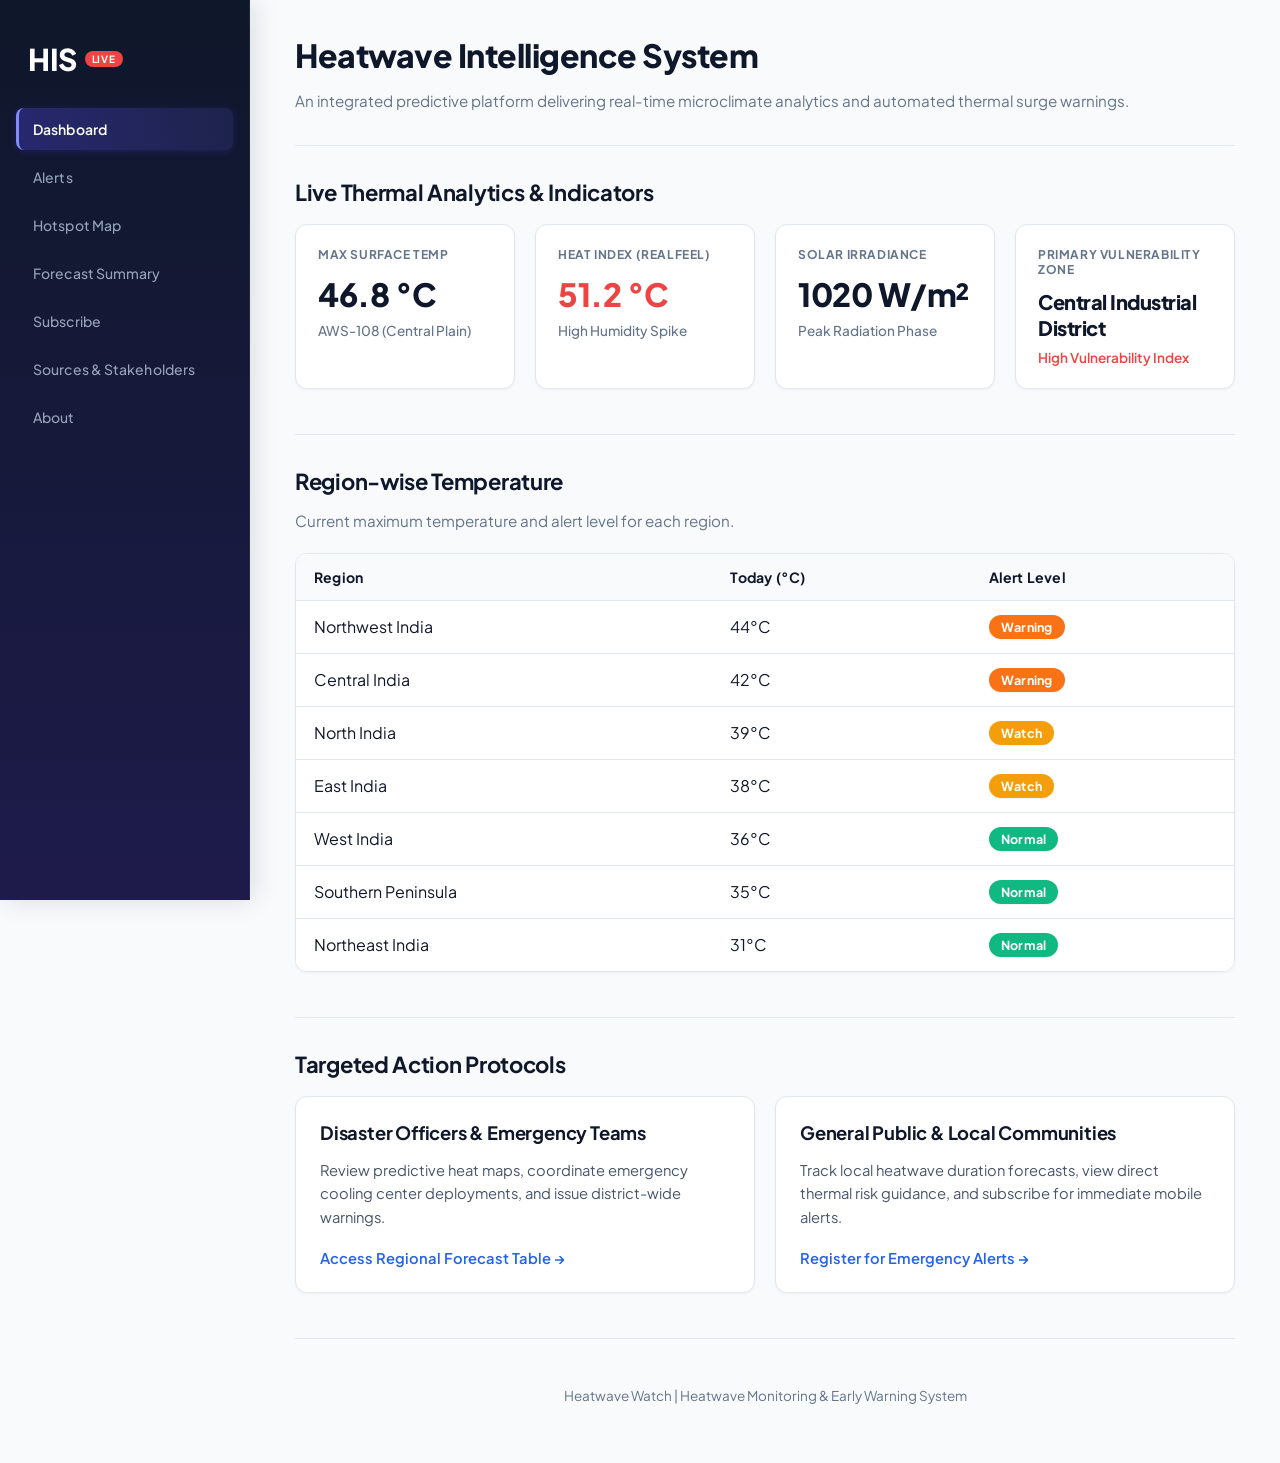
<file: index.html>
<!DOCTYPE html>
<html>

<head>
    <meta charset="UTF-8">
    <meta name="viewport" content="width=device-width, initial-scale=1">
    <title>HIS: Dashboard</title>
    <link rel="preconnect" href="https://fonts.googleapis.com">
    <link rel="preconnect" href="https://fonts.gstatic.com" crossorigin>
    <link href="https://fonts.googleapis.com/css2?family=Plus+Jakarta+Sans:wght@400;500;600;700;800&display=swap" rel="stylesheet">
    <link rel="stylesheet" href="dashboard.css">
    <link rel="stylesheet" href="style.css">

</head>

<body>

<div class="sidebar">

    <h2>HIS</h2>
    <a href="index.html" class="active">Dashboard</a>
    <a href="alerts.html">Alerts</a>
    <a href="hotspot.html">Hotspot Map</a>
    <a href="forecast.html">Forecast Summary</a>
    <a href="subscribe.html">Subscribe</a>
    <a href="sources.html">Sources & Stakeholders</a>
    <a href="about.html">About</a>

</div>


<div class="main">

    <h1>Heatwave Intelligence System</h1>
    <p class="muted">
        An integrated predictive platform delivering real-time microclimate analytics and automated thermal surge warnings.
    </p>
    <hr>
    <!-- LIVE THERMAL ANALYTICS & INDICATORS -->
    <div class="section">
        <h2>Live Thermal Analytics & Indicators</h2>
        <div class="metrics-grid">
            <div class="metric-card">
                <div class="label">Max Surface Temp</div>
                <div class="value">46.8 °C</div>
                <div class="subtext">AWS-108 (Central Plain)</div>
            </div>

            <div class="metric-card">
                <div class="label">Heat Index (RealFeel)</div>
                <div class="value alert">51.2 °C</div>
                <div class="subtext">High Humidity Spike</div>
            </div>

            <div class="metric-card">
                <div class="label">Solar Irradiance</div>
                <div class="value">1020 W/m²</div>
                <div class="subtext">Peak Radiation Phase</div>
            </div>

            <div class="metric-card">
                <div class="label">Primary Vulnerability Zone</div>
                <div class="value" style="font-size: 1.25rem; line-height: 1.3;">Central Industrial District</div>
                <div class="subtext alert">High Vulnerability Index</div>
            </div>
        </div>
    </div>

    <hr> 

    <div class="section">
        <h2>Region-wise Temperature</h2>
        <p class="muted">
            Current maximum temperature and alert level for each region.
        </p>

        <div class="tablewrap">
            <table id="tbl">
                <thead>
                    <tr>
                        <th class="sort" data-k="name">
                            Region
                        </th>

                        <th class="sort" data-k="t">
                            Today (°C)
                        </th>

                        <th>
                            Alert Level
                        </th>
                    </tr>
                </thead>
                <tbody></tbody>
            </table>
        </div>
    </div>


    <hr>

     <!-- TARGETED ACTION PROTOCOLS -->
    <div class="section">
        <h2>Targeted Action Protocols</h2>
        <div class="protocols-grid">
            <div class="protocol-card">
                <h3>Disaster Officers & Emergency Teams</h3>
                <p>Review predictive heat maps, coordinate emergency cooling center deployments, and issue district-wide warnings.</p>
                <a href="forecast.html">Access Regional Forecast Table &rarr;</a>
            </div>

            <div class="protocol-card">
                <h3>General Public & Local Communities</h3>
                <p>Track local heatwave duration forecasts, view direct thermal risk guidance, and subscribe for immediate mobile alerts.</p>
                <a href="subscribe.html">Register for Emergency Alerts &rarr;</a>
            </div>
        </div>
    </div>

    <hr>    

    <p class="footer-text">
        Heatwave Watch | Heatwave Monitoring & Early Warning System
    </p>

</div>

<script src="data.js"></script>
<script src="dashboard.js"></script>

</body>

</html>
</file>
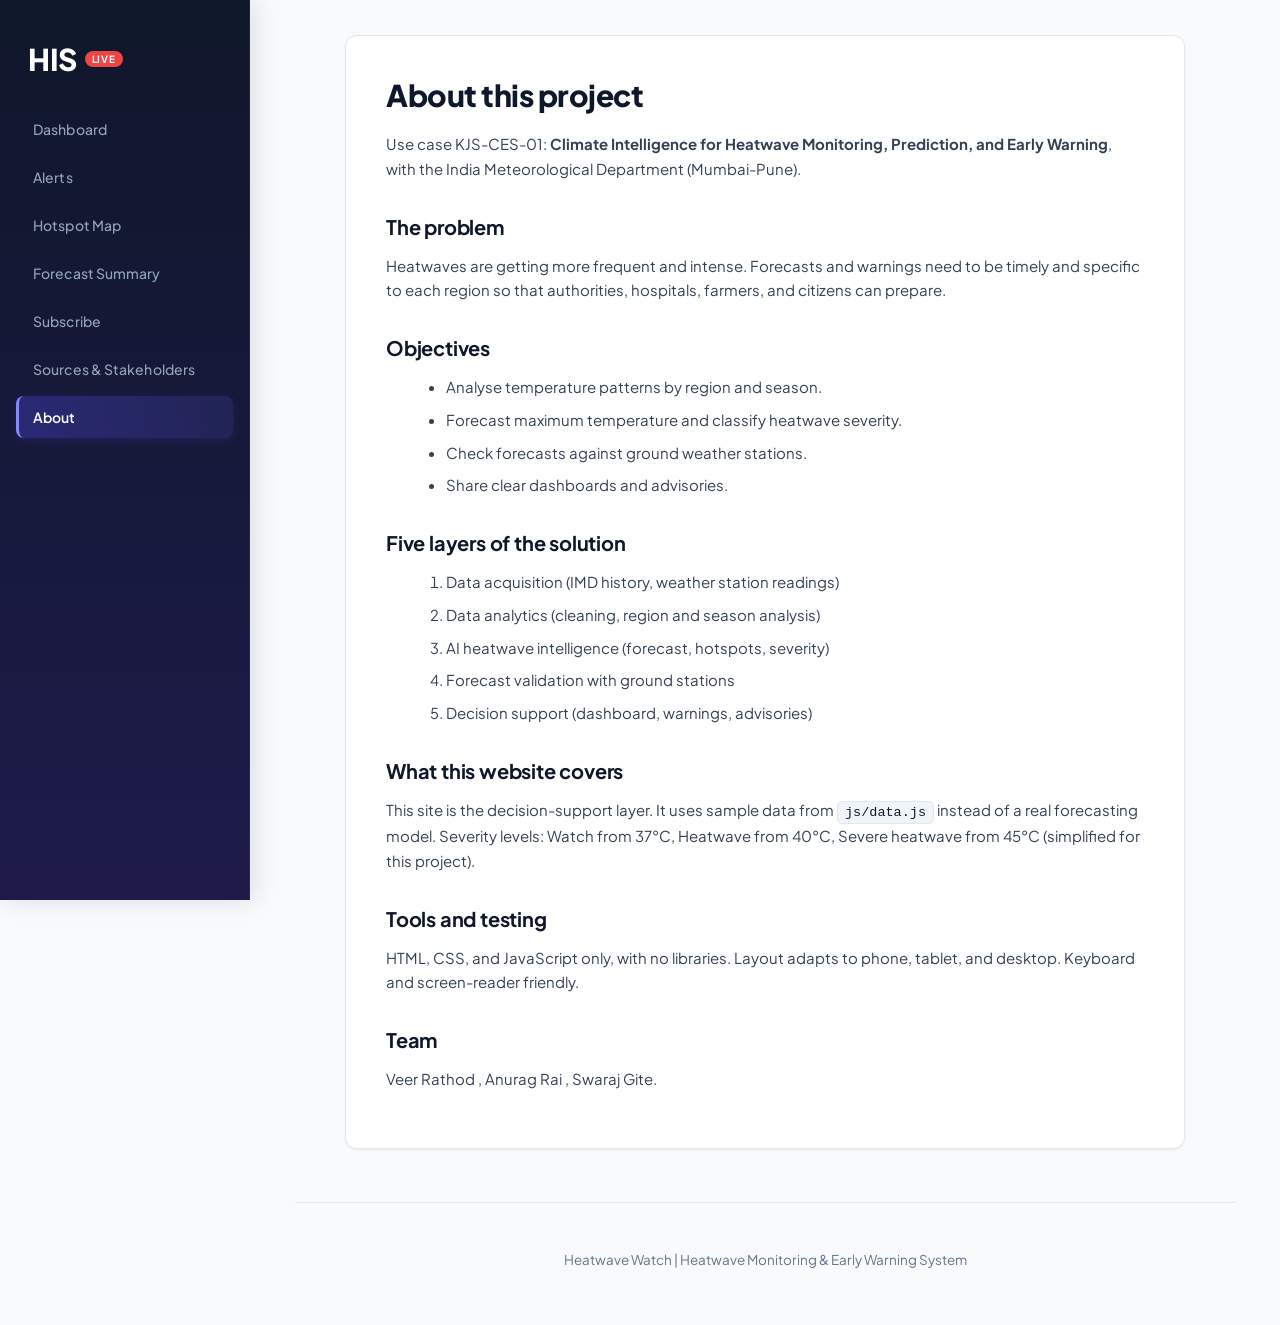
<file: about.html>
<!DOCTYPE html>
<html lang="en">

<head>
    <meta charset="UTF-8">
    <meta name="viewport" content="width=device-width, initial-scale=1">
    <title>HIS: About</title>

    <link rel="preconnect" href="https://fonts.googleapis.com">
    <link rel="preconnect" href="https://fonts.gstatic.com" crossorigin>
    <link href="https://fonts.googleapis.com/css2?family=Plus+Jakarta+Sans:wght@400;500;600;700;800&display=swap" rel="stylesheet">
    <link rel="stylesheet" href="style.css">
</head>

<body>

    <div class="sidebar">

        <h2>HIS</h2>
        <a href="index.html">Dashboard</a>
        <a href="alerts.html">Alerts</a>
        <a href="hotspot.html">Hotspot Map</a>
        <a href="forecast.html">Forecast Summary</a>
        <a href="subscribe.html">Subscribe</a>
        <a href="sources.html">Sources & Stakeholders</a>
        <a href="about.html" class="active">About</a>

    </div>

    <div class="main" style="min-height: 100vh;">

        <div class="about-container">

            <h1>About this project</h1>

            <p>
                Use case KJS-CES-01:
                <b>Climate Intelligence for Heatwave Monitoring, Prediction, and Early Warning</b>,
                with the India Meteorological Department (Mumbai-Pune).
            </p>

            <h2>The problem</h2>

            <p>
                Heatwaves are getting more frequent and intense. Forecasts and
                warnings need to be timely and specific to each region so that
                authorities, hospitals, farmers, and citizens can prepare.
            </p>

            <h2>Objectives</h2>

            <ul>
                <li>Analyse temperature patterns by region and season.</li>
                <li>Forecast maximum temperature and classify heatwave severity.</li>
                <li>Check forecasts against ground weather stations.</li>
                <li>Share clear dashboards and advisories.</li>
            </ul>

            <h2>Five layers of the solution</h2>

            <ol>
                <li>Data acquisition (IMD history, weather station readings)</li>
                <li>Data analytics (cleaning, region and season analysis)</li>
                <li>AI heatwave intelligence (forecast, hotspots, severity)</li>
                <li>Forecast validation with ground stations</li>
                <li>Decision support (dashboard, warnings, advisories)</li>
            </ol>

            <h2>What this website covers</h2>

            <p>
                This site is the decision-support layer. It uses sample data from
                <code>js/data.js</code> instead of a real forecasting model.
                Severity levels: Watch from 37°C, Heatwave from 40°C,
                Severe heatwave from 45°C (simplified for this project).
            </p>

            <h2>Tools and testing</h2>

            <p>
                HTML, CSS, and JavaScript only, with no libraries.
                Layout adapts to phone, tablet, and desktop.
                Keyboard and screen-reader friendly.
            </p>

            <h2>Team</h2>

            <p class="muted">
                Veer Rathod , Anurag Rai , Swaraj Gite.
            </p>

        </div>
        <br>

        <hr>
        <p class="footer-text" align="center">
            Heatwave Watch | Heatwave Monitoring & Early Warning System
        </p>
    </div>

</body>

</html>
</file>
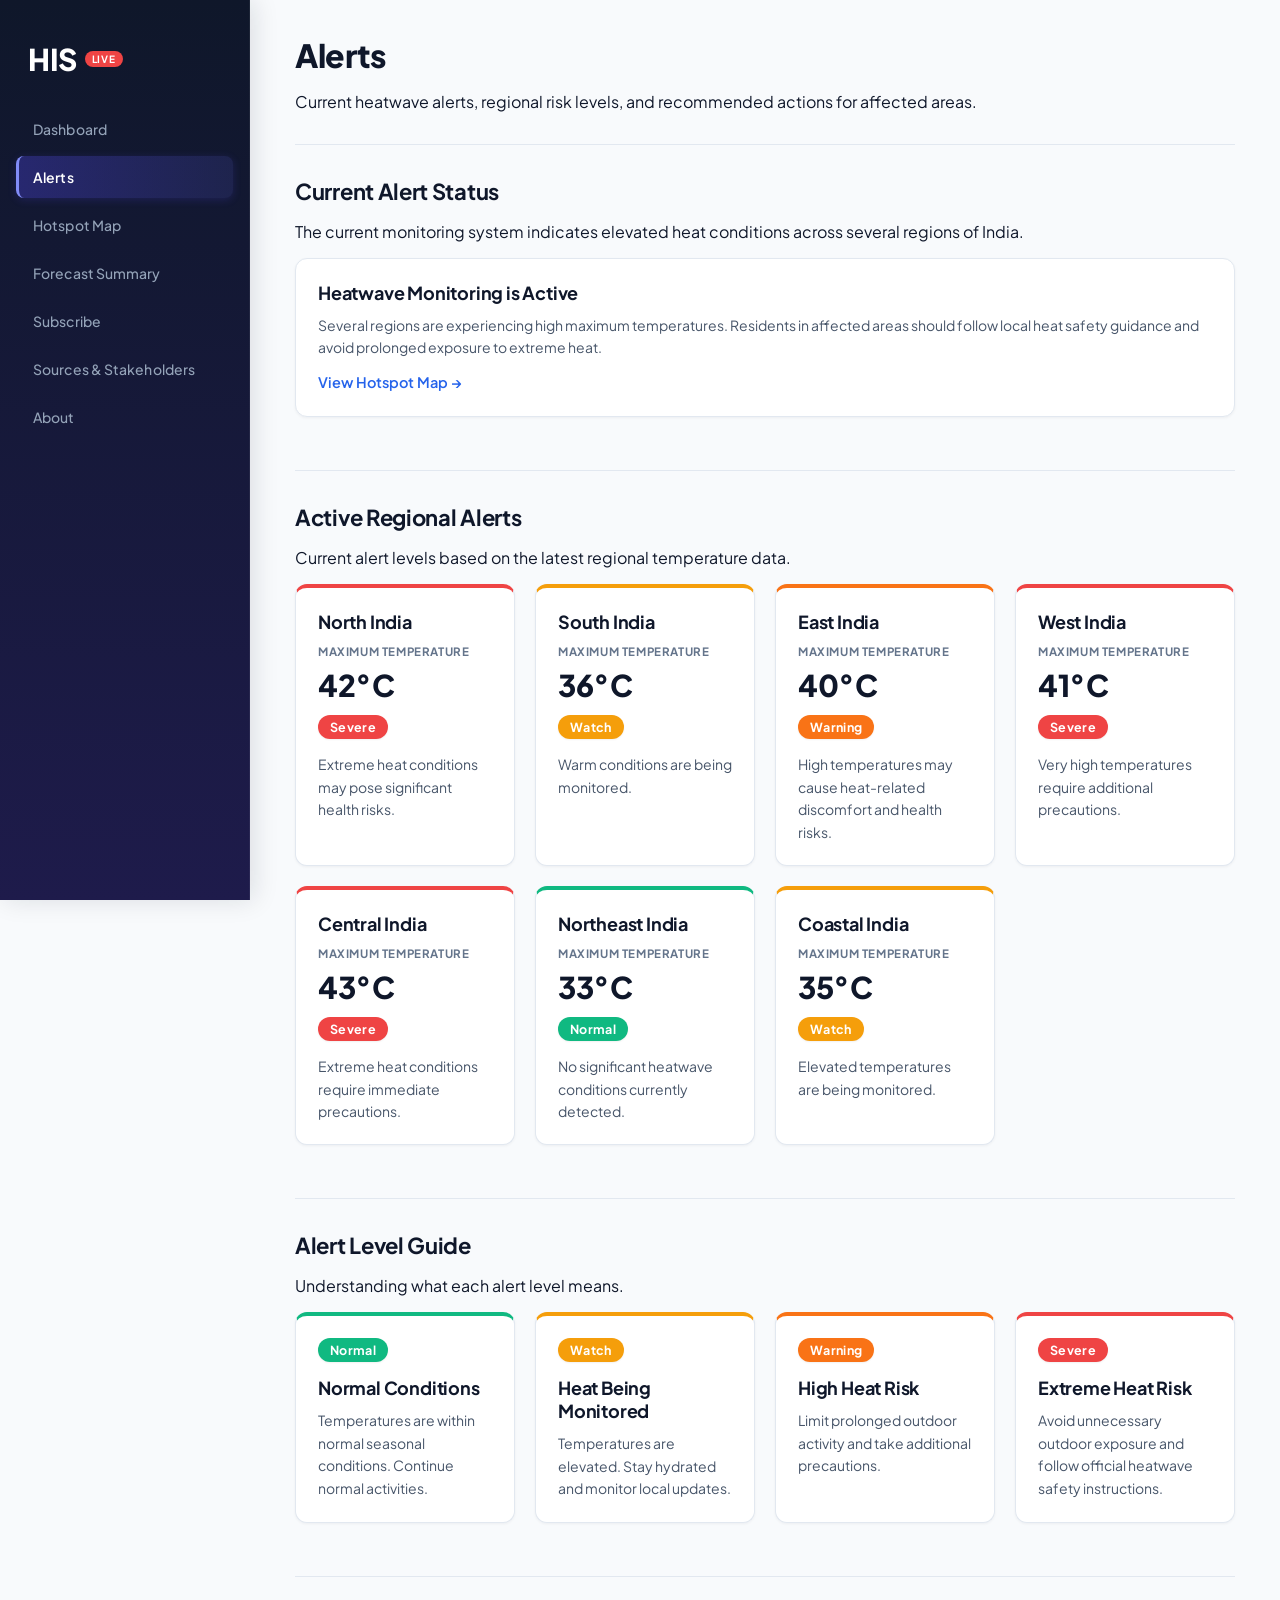
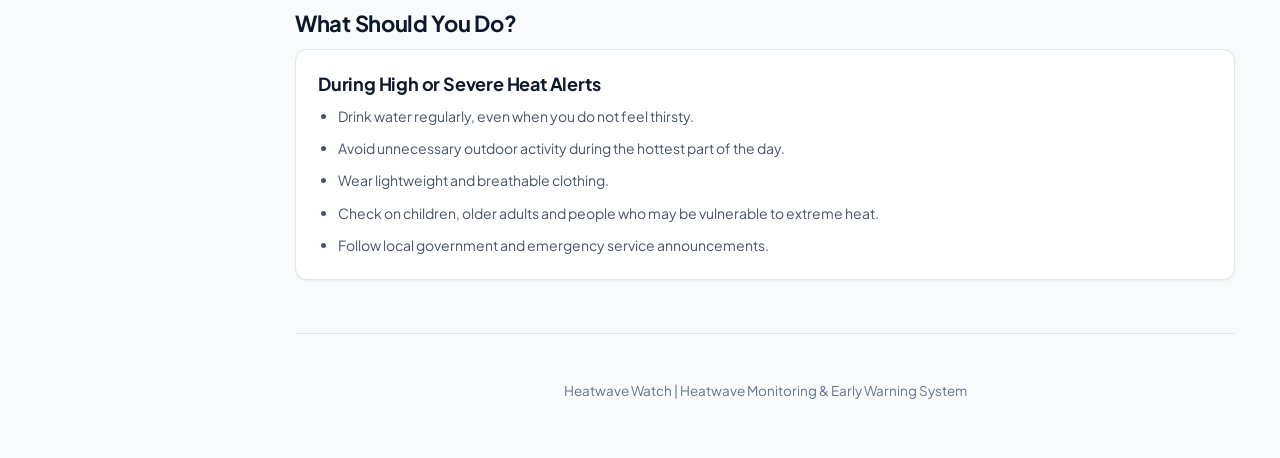
<file: alerts.html>
<!DOCTYPE html>
<html lang="en">
<head>
    <meta charset="UTF-8">
    <meta name="viewport" content="width=device-width, initial-scale=1">
    <title>HIS: Alerts</title>
    <link rel="preconnect" href="https://fonts.googleapis.com">
    <link rel="preconnect" href="https://fonts.gstatic.com" crossorigin>
    <link href="https://fonts.googleapis.com/css2?family=Plus+Jakarta+Sans:wght@400;500;600;700;800&display=swap" rel="stylesheet">
    <link rel="stylesheet" href="style.css">
</head>

<body>

    <div class="sidebar">

        <h2>HIS</h2>
        <a href="index.html">Dashboard</a>
        <a href="alerts.html" class="active">Alerts</a>
        <a href="hotspot.html">Hotspot Map</a>
        <a href="forecast.html">Forecast Summary</a>
        <a href="subscribe.html">Subscribe</a>
        <a href="sources.html">Sources &amp; Stakeholders</a>
        <a href="about.html">About</a>

    </div>

    <div class="main">

        <!-- PAGE HEADING -->

        <h1>Alerts</h1>
        <p class="muted">
            Current heatwave alerts, regional risk levels, and recommended
            actions for affected areas.
        </p>

        <hr>

        <!-- ALERT OVERVIEW -->

        <section class="section">

            <h2>Current Alert Status</h2>
            <p class="muted">
                The current monitoring system indicates elevated heat
                conditions across several regions of India.
            </p>

            <div class="alerts-card">
                <h3>Heatwave Monitoring is Active</h3>
                <p>
                    Several regions are experiencing high maximum
                    temperatures. Residents in affected areas should
                    follow local heat safety guidance and avoid prolonged
                    exposure to extreme heat.
                </p>
                <p>
                    <a href="hotspot.html">View Hotspot Map →</a>
                </p>
            </div>

        </section>
        <br>
        <hr>

        <!-- ACTIVE ALERTS -->

        <section class="section">

            <h2>Active Regional Alerts</h2>
            <p class="muted">
                Current alert levels based on the latest regional
                temperature data.
            </p>

            <div class="alerts-grid">

                <!-- NORTH INDIA -->
                <div class="alerts-card alerts-l3">
                    <h3>North India</h3>
                    <p class="alerts-label">Maximum temperature</p>
                    <p class="alerts-temp">42°C</p>
                    <span class="badge l3">Severe</span>
                    <p>
                        Extreme heat conditions may pose significant
                        health risks.
                    </p>
                </div>

                <!-- SOUTH INDIA -->
                <div class="alerts-card alerts-l1">
                    <h3>South India</h3>
                    <p class="alerts-label">Maximum temperature</p>
                    <p class="alerts-temp">36°C</p>
                    <span class="badge l1">Watch</span>
                    <p>
                        Warm conditions are being monitored.
                    </p>
                </div>

                <!-- EAST INDIA -->
                <div class="alerts-card alerts-l2">
                    <h3>East India</h3>
                    <p class="alerts-label">Maximum temperature</p>
                    <p class="alerts-temp">40°C</p>
                    <span class="badge l2">Warning</span>
                    <p>
                        High temperatures may cause heat-related
                        discomfort and health risks.
                    </p>
                </div>

                <!-- WEST INDIA -->
                <div class="alerts-card alerts-l3">
                    <h3>West India</h3>
                    <p class="alerts-label">Maximum temperature</p>
                    <p class="alerts-temp">41°C</p>
                    <span class="badge l3">Severe</span>
                    <p>
                        Very high temperatures require additional
                        precautions.
                    </p>
                </div>

                <!-- CENTRAL INDIA -->
                <div class="alerts-card alerts-l3">
                    <h3>Central India</h3>
                    <p class="alerts-label">Maximum temperature</p>
                    <p class="alerts-temp">43°C</p>
                    <span class="badge l3">Severe</span>
                    <p>
                        Extreme heat conditions require immediate
                        precautions.
                    </p>
                </div>

                <!-- NORTHEAST INDIA -->
                <div class="alerts-card alerts-l0">
                    <h3>Northeast India</h3>
                    <p class="alerts-label">Maximum temperature</p>
                    <p class="alerts-temp">33°C</p>
                    <span class="badge l0">Normal</span>
                    <p>
                        No significant heatwave conditions currently
                        detected.
                    </p>
                </div>

                <!-- COASTAL INDIA -->
                <div class="alerts-card alerts-l1">
                    <h3>Coastal India</h3>
                    <p class="alerts-label">Maximum temperature</p>
                    <p class="alerts-temp">35°C</p>
                    <span class="badge l1">Watch</span>
                    <p>
                        Elevated temperatures are being monitored.
                    </p>
                </div>

            </div>

        </section>
        <br>
        <hr>

        <!-- ALERT LEVEL GUIDE -->

        <section class="section">

            <h2>Alert Level Guide</h2>
            <p class="muted">
                Understanding what each alert level means.
            </p>

            <div class="alerts-grid">

                <div class="alerts-card alerts-l0">
                    <span class="badge l0">Normal</span>
                    <h3>Normal Conditions</h3>
                    <p>
                        Temperatures are within normal seasonal
                        conditions. Continue normal activities.
                    </p>
                </div>

                <div class="alerts-card alerts-l1">
                    <span class="badge l1">Watch</span>
                    <h3>Heat Being Monitored</h3>
                    <p>
                        Temperatures are elevated. Stay hydrated and
                        monitor local updates.
                    </p>
                </div>

                <div class="alerts-card alerts-l2">
                    <span class="badge l2">Warning</span>
                    <h3>High Heat Risk</h3>
                    <p>
                        Limit prolonged outdoor activity and take
                        additional precautions.
                    </p>
                </div>

                <div class="alerts-card alerts-l3">
                    <span class="badge l3">Severe</span>
                    <h3>Extreme Heat Risk</h3>
                    <p>
                        Avoid unnecessary outdoor exposure and follow
                        official heatwave safety instructions.
                    </p>
                </div>

            </div>

        </section>
        <br>
        <hr>

        <!-- SAFETY ACTIONS -->

        <section class="section">

            <h2>What Should You Do?</h2>

            <div class="alerts-card">
                <h3>During High or Severe Heat Alerts</h3>
                <ul class="alerts-list">
                    <li>
                        Drink water regularly, even when you do not feel
                        thirsty.
                    </li>
                    <li>
                        Avoid unnecessary outdoor activity during the
                        hottest part of the day.
                    </li>
                    <li>
                        Wear lightweight and breathable clothing.
                    </li>
                    <li>
                        Check on children, older adults and people who
                        may be vulnerable to extreme heat.
                    </li>
                    <li>
                        Follow local government and emergency service
                        announcements.
                    </li>
                </ul>
            </div>

        </section>

        <br>
        <hr>

        <p class="alerts-footer">
            Heatwave Watch | Heatwave Monitoring &amp; Early Warning System
        </p>

    </div>

</body>
</html>
</file>
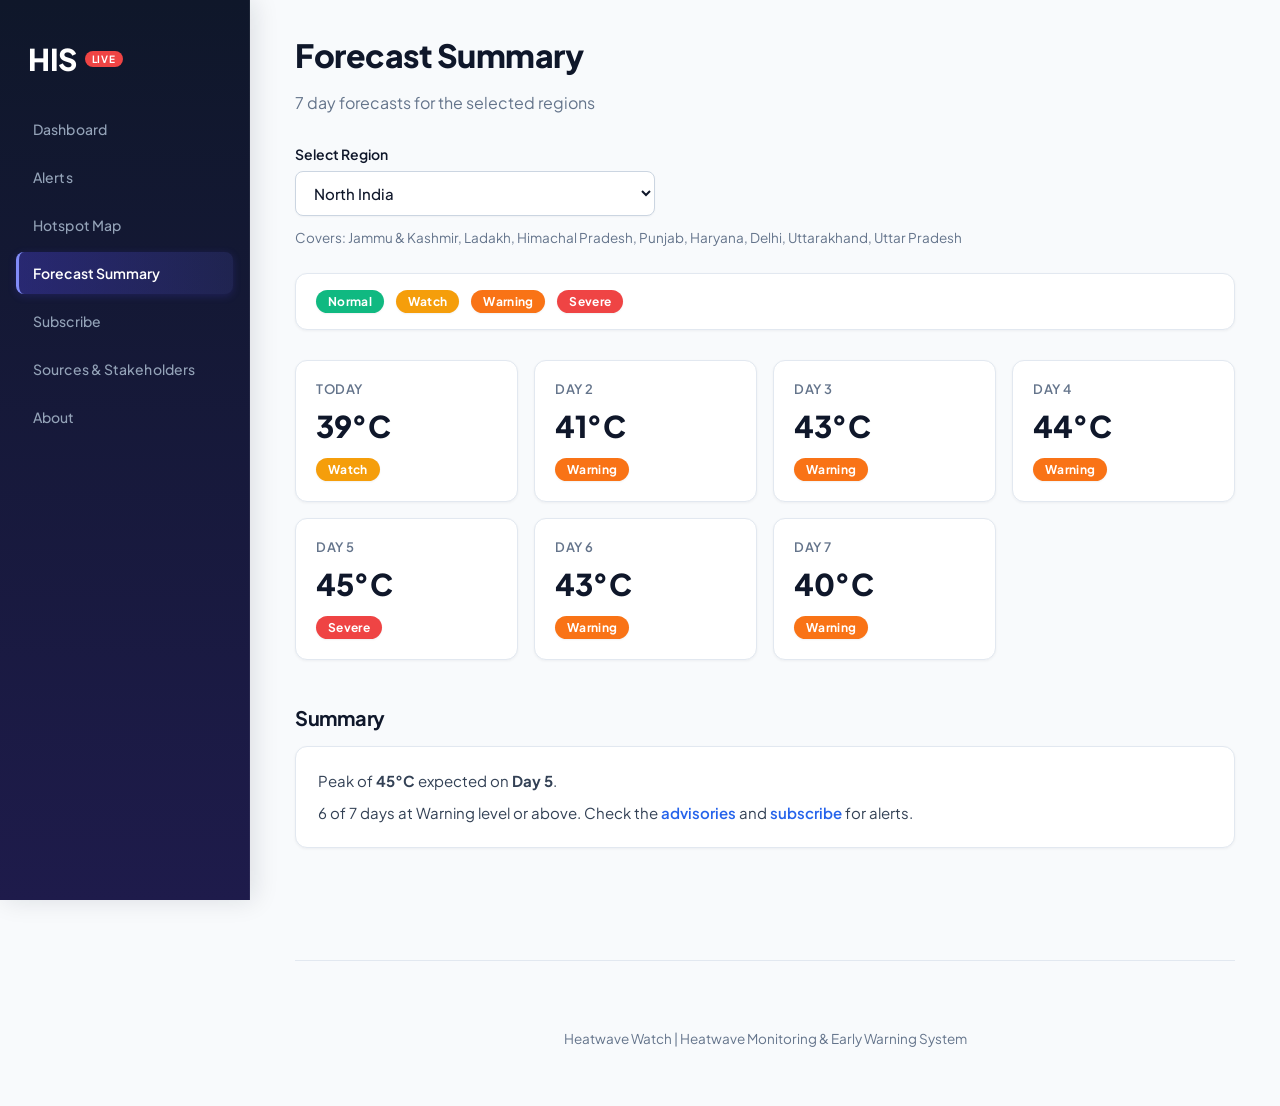
<file: forecast.html>
<!DOCTYPE html>
<html lang="en">

<head>
    <meta charset="UTF-8">
    <meta name="viewport" content="width=device-width, initial-scale=1">
    <title>HIS: Forecast Summary</title>
    <link rel="preconnect" href="https://fonts.googleapis.com">
    <link rel="preconnect" href="https://fonts.gstatic.com" crossorigin>
    <link href="https://fonts.googleapis.com/css2?family=Plus+Jakarta+Sans:wght@400;500;600;700;800&display=swap" rel="stylesheet">
    <link rel="stylesheet" href="style.css">

    <style>
        .forecast-container {
            max-width: 1200px;
            margin: 0 auto;
            padding-bottom: 50px;
        }

        .forecast-intro {
            margin-bottom: 30px;
            font-size: 1rem;
            color: #64748b;
        }

        .forecast-label {
            display: block;
            margin-bottom: 8px;
            font-weight: 600;
            color: #0f172a;
            font-size: 14px;
        }

        .forecast-select {
            display: block;
            width: 100%;
            max-width: 360px;
            padding: 11px 14px;
            margin-bottom: 8px;
            border: 1px solid #cbd5e1;
            border-radius: 8px;
            background-color: #ffffff;
            color: #0f172a;
            font-family: inherit;
            font-size: 15px;
            box-shadow: 0 1px 2px 0 rgba(15, 23, 42, 0.04);
            transition: border-color 0.15s ease, box-shadow 0.15s ease;
        }

        .forecast-select:focus {
            outline: none;
            border-color: #6366f1;
            box-shadow: 0 0 0 3px rgba(99, 102, 241, 0.2);
        }

        .forecast-legend {
            display: flex;
            flex-wrap: wrap;
            gap: 12px;
            margin: 25px 0 30px;
            padding: 16px 20px;
            background-color: #ffffff;
            border: 1px solid #e2e8f0;
            border-radius: 12px;
            box-shadow: 0 1px 3px 0 rgba(15, 23, 42, 0.05);
        }

        .forecast-grid {
            margin-bottom: 45px;
        }

        .forecast-container h2 {
            margin-top: 10px;
            margin-bottom: 16px;
            font-size: 20px;
            font-weight: 700;
            color: #0f172a;
        }

        .forecast-summary {
            min-height: 45px;
            padding: 22px;
            background-color: #ffffff;
            border: 1px solid #e2e8f0;
            border-radius: 12px;
            box-shadow: 0 1px 3px 0 rgba(15, 23, 42, 0.05);
            margin-bottom: 30px;
        }

        .forecast-summary p {
            margin-bottom: 8px;
            color: #334155;
            line-height: 1.6;
        }

        .forecast-summary p:last-child {
            margin-bottom: 0;
        }
    </style>
</head>


<body>

    <div class="sidebar">

        <h2>HIS</h2>

        <a href="index.html">Dashboard</a>
        <a href="alerts.html">Alerts</a>
        <a href="hotspot.html">Hotspot Map</a>
        <a href="forecast.html" class="active">Forecast Summary</a>
        <a href="subscribe.html">Subscribe</a>
        <a href="sources.html">Sources &amp; Stakeholders</a>
        <a href="about.html">About</a>

    </div>


    <div class="main">

        <div class="forecast-container">

            <h1>Forecast Summary</h1>

            <p class="forecast-intro">
                7 day forecasts for the selected regions
            </p>


            <!-- Region picker -->
            <label
                class="forecast-label"
                for="region-select">
                Select Region
            </label>

            <select
                id="region-select"
                class="forecast-select">
            </select>

            <p
                id="region-covers"
                class="forecast-covers">
            </p>


            <!-- Legend -->
            <div class="forecast-legend">

                <span class="forecast-pill level-normal">
                    Normal
                </span>

                <span class="forecast-pill level-watch">
                    Watch
                </span>

                <span class="forecast-pill level-warning">
                    Warning
                </span>

                <span class="forecast-pill level-severe">
                    Severe
                </span>

            </div>


            <!-- Day cards -->
            <div
                id="forecast-grid"
                class="forecast-grid"
                aria-live="polite">
            </div>


            <!-- Summary -->
            <h2>Summary</h2>

            <div
                id="forecast-summary"
                class="forecast-summary"
                aria-live="polite">
            </div>

        </div>

        <hr>
        <br>
        <p class="alerts-footer">
            Heatwave Watch | Heatwave Monitoring &amp; Early Warning System
        </p>
    </div>


    <script src="forecast.js"></script>

</body>

</html>
</file>
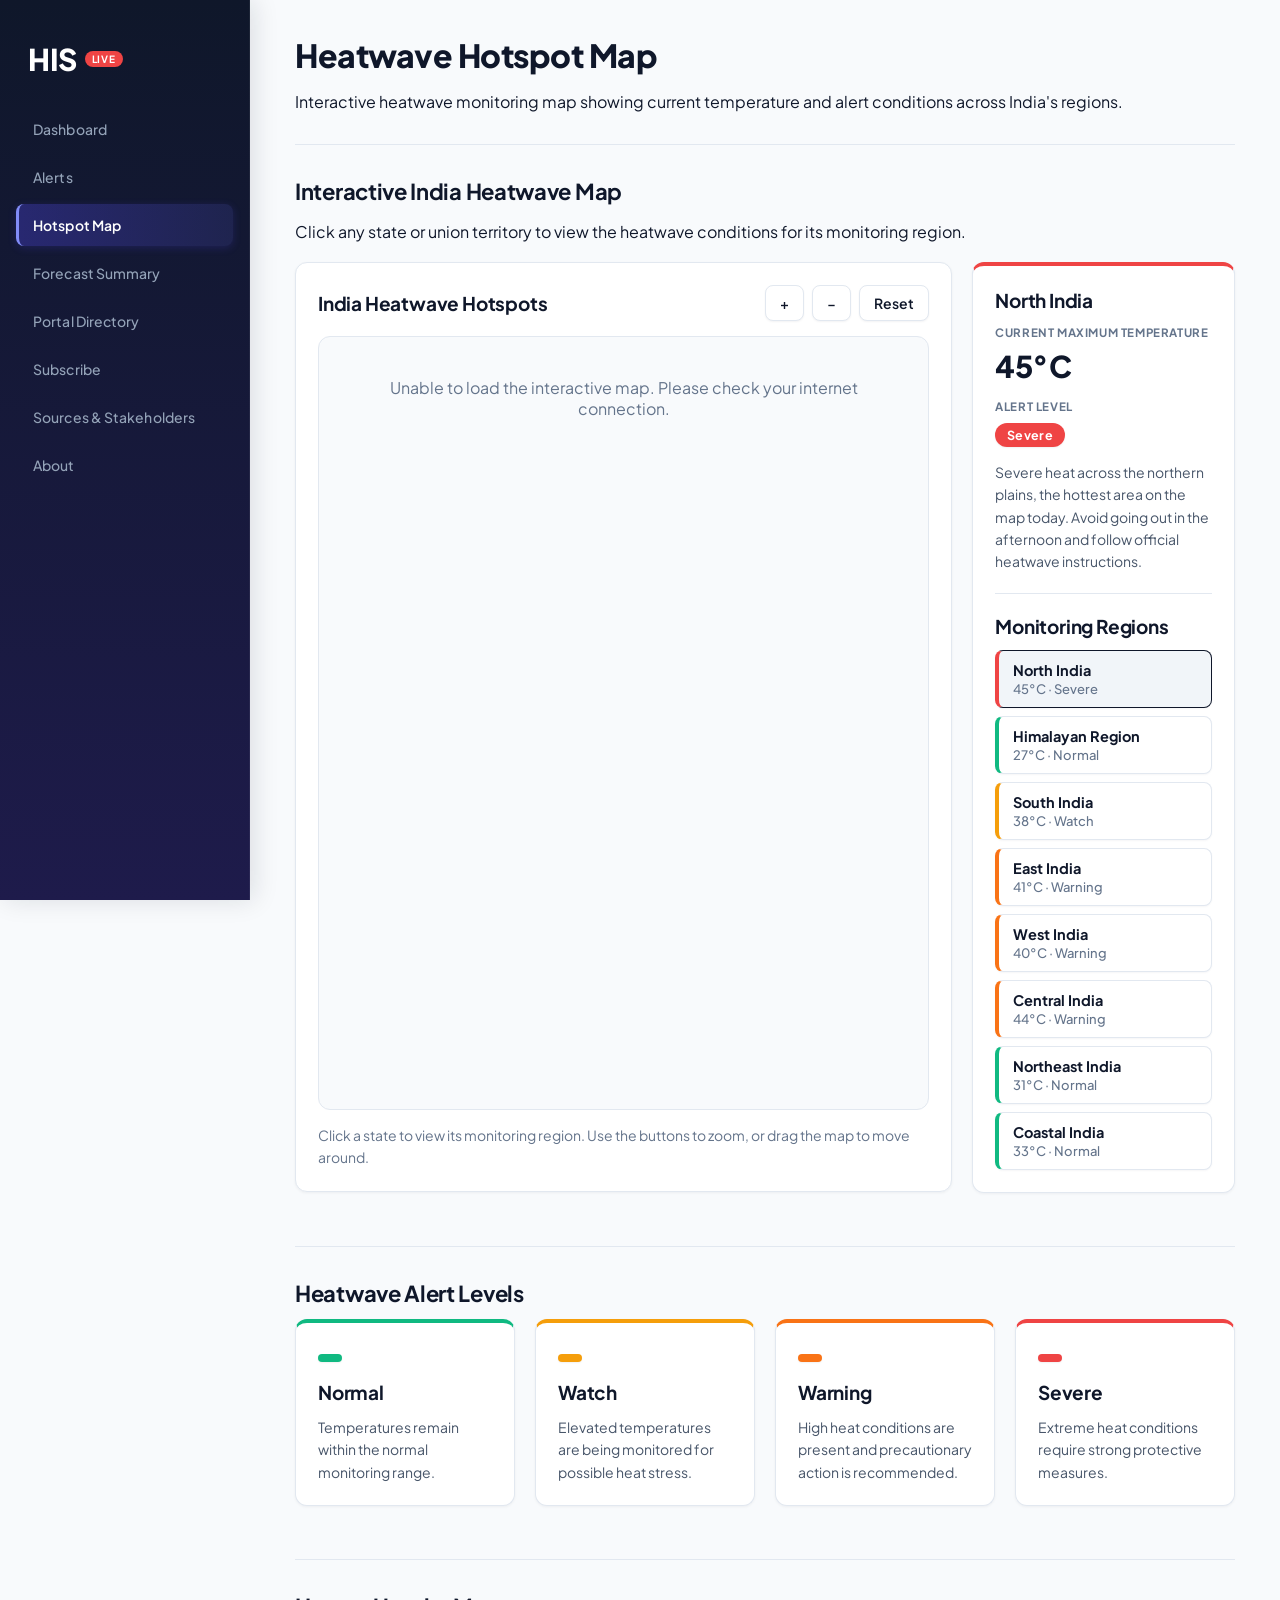
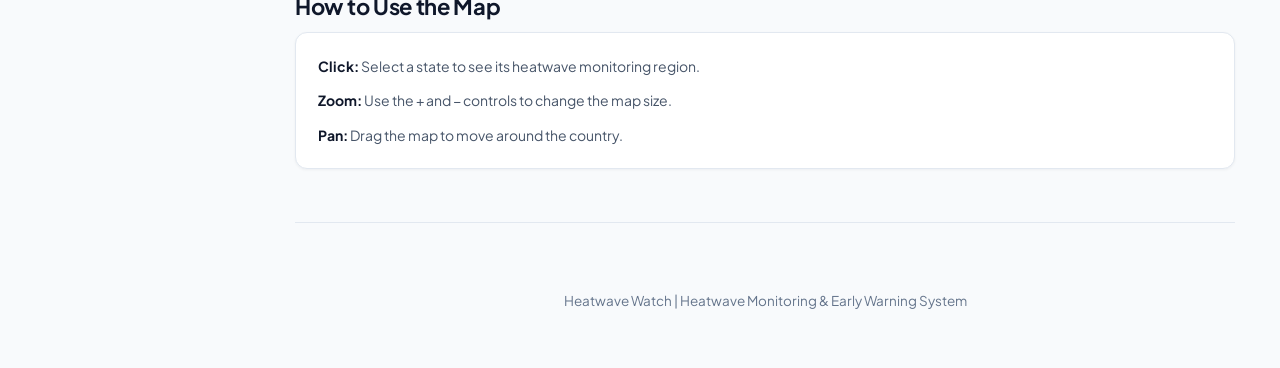
<file: hotspot.html>
<!DOCTYPE html>
<html lang="en">

<head>

    <meta charset="UTF-8">
    <meta name="viewport" content="width=device-width, initial-scale=1">

    <title>HIS: Hotspot Map</title>

    <link rel="preconnect" href="https://fonts.googleapis.com">
    <link rel="preconnect" href="https://fonts.gstatic.com" crossorigin>
    <link href="https://fonts.googleapis.com/css2?family=Plus+Jakarta+Sans:wght@400;500;600;700;800&display=swap" rel="stylesheet">
    <link rel="stylesheet" href="style.css">

    <style>

        /* ==================================================
           HOTSPOT PAGE STYLES - Modern Slate & Indigo Theme
        ================================================== */

        /* ---------- White cards (same look as the dashboard) ---------- */

        .hotspot-map-box,
        .hotspot-info,
        .guide-card,
        .hotspot-help {
            background-color: #ffffff;
            border: 1px solid #e2e8f0;
            border-radius: 12px;
            padding: 22px;
            box-shadow: 0 1px 3px 0 rgba(15, 23, 42, 0.05);
        }

        .guide-card,
        .hotspot-help {
            transition: transform 0.2s ease, box-shadow 0.2s ease, border-color 0.2s ease;
        }

        .guide-card:hover,
        .hotspot-help:hover {
            transform: translateY(-2px);
            box-shadow: 0 10px 15px -3px rgba(15, 23, 42, 0.08), 0 4px 6px -4px rgba(15, 23, 42, 0.04);
            border-color: #cbd5e1;
        }

        .hotspot-map-box h3,
        .hotspot-info h3,
        .guide-card h3 {
            color: #0f172a;
            font-size: 19px;
            font-weight: 700;
            letter-spacing: -0.2px;
            margin: 0 0 12px;
        }

        .hotspot-info p,
        .guide-card p,
        .hotspot-help p {
            color: #475569;
            font-size: 14px;
            line-height: 1.6;
            margin: 0 0 12px;
        }

        .guide-card p:last-child,
        .hotspot-help p:last-child {
            margin-bottom: 0;
        }

        .hotspot-help strong {
            color: #0f172a;
        }

        /* ---------- Map + information panel ---------- */

        .map-layout {
            display: grid;
            grid-template-columns: minmax(0, 2fr) minmax(260px, 0.8fr);
            gap: 20px;
            align-items: start;
            margin-top: 20px;
        }

        .map-toolbar {
            display: flex;
            justify-content: space-between;
            align-items: center;
            gap: 15px;
            flex-wrap: wrap;
            margin-bottom: 15px;
        }

        .hotspot-map-box .map-toolbar h3 {
            margin: 0;
        }

        .map-buttons {
            display: flex;
            gap: 8px;
        }

        .map-buttons button {
            font-family: inherit;
            font-size: 14px;
            font-weight: 600;
            border: 1px solid #e2e8f0;
            background-color: #ffffff;
            color: #0f172a;
            border-radius: 8px;
            padding: 8px 14px;
            cursor: pointer;
            box-shadow: 0 1px 2px 0 rgba(15, 23, 42, 0.05);
            transition: background-color 0.15s ease, border-color 0.15s ease;
        }

        .map-buttons button:hover {
            background-color: #f1f5f9;
            border-color: #cbd5e1;
        }

        .map-buttons button:focus-visible,
        .region-button:focus-visible,
        .state:focus-visible {
            outline: 2px solid #6366f1;
            outline-offset: 2px;
        }

        .map-container {
            width: 100%;
            overflow: hidden;
            border: 1px solid #e2e8f0;
            border-radius: 12px;
            background-color: #f8fafc;
        }

        #indiaMap {
            width: 100%;
            height: 650px;
            display: block;
            cursor: grab;
        }

        #indiaMap:active {
            cursor: grabbing;
        }

        .state {
            stroke: #ffffff;
            stroke-width: 0.8;
            cursor: pointer;
            transition: opacity 0.15s, stroke 0.15s;
        }

        .state:hover {
            opacity: 0.82;
            stroke: #0f172a;
            stroke-width: 1.8;
        }

        .state.selected {
            stroke: #0f172a;
            stroke-width: 2.5;
        }

        .state-label {
            pointer-events: none;
            fill: #0f172a;
            font-size: 10px;
            font-weight: 700;
            text-anchor: middle;
        }

        .map-loading {
            padding: 40px;
            text-align: center;
            color: #64748b;
        }

        .hotspot-map-box .map-note {
            color: #64748b;
            font-size: 14px;
            line-height: 1.6;
            margin: 14px 0 0;
        }

        /* ---------- Information panel ---------- */

        /* The strip on top takes the colour of the selected
           region's alert level (set in the script below). */
        .hotspot-info {
            border-top: 4px solid #e2e8f0;
        }

        /* Small capital label, like "MAX SURFACE TEMP" on the dashboard */
        .hotspot-info .hotspot-label {
            font-size: 11.5px;
            letter-spacing: 0.6px;
            text-transform: uppercase;
            font-weight: 700;
            color: #64748b;
            margin-bottom: 6px;
        }

        .hotspot-temp {
            color: #0f172a;
            font-size: 30px;
            font-weight: 800;
            letter-spacing: -0.5px;
            line-height: 1.2;
            margin-bottom: 14px;
        }

        .hotspot-info .hotspot-message {
            margin: 14px 0 0;
        }

        .hotspot-info hr {
            border: 0;
            border-top: 1px solid #e2e8f0;
            margin: 20px 0;
        }

        .region-list {
            display: grid;
            gap: 8px;
        }

        /* The strip on the left takes the colour of that
           region's alert level (set in the script below). */
        .region-button {
            width: 100%;
            text-align: left;
            font-family: inherit;
            font-size: 14.5px;
            color: #0f172a;
            background-color: #ffffff;
            border: 1px solid #e2e8f0;
            border-left: 4px solid #e2e8f0;
            border-radius: 8px;
            padding: 10px 14px;
            cursor: pointer;
            box-shadow: 0 1px 2px 0 rgba(15, 23, 42, 0.04);
            transition: background-color 0.15s ease, transform 0.15s ease;
        }

        .region-button:hover {
            background-color: #f8fafc;
            transform: translateX(2px);
        }

        .region-button.active {
            background-color: #f1f5f9;
            border-top-color: #0f172a;
            border-right-color: #0f172a;
            border-bottom-color: #0f172a;
        }

        .region-button strong {
            display: block;
            font-weight: 700;
        }

        .region-button span {
            color: #64748b;
            font-size: 13px;
            font-weight: 500;
        }

        /* ---------- Alert level guide ---------- */

        .hotspot-guide {
            display: grid;
            grid-template-columns: repeat(4, 1fr);
            gap: 20px;
        }

        .guide-card h3 {
            margin-top: 14px;
        }

        .guide-card.guide-l0 { border-top: 4px solid #10b981; }
        .guide-card.guide-l1 { border-top: 4px solid #f59e0b; }
        .guide-card.guide-l2 { border-top: 4px solid #f97316; }
        .guide-card.guide-l3 { border-top: 4px solid #ef4444; }

        /* ---------- Smaller screens ---------- */

        @media (max-width: 1100px) {

            .map-layout {
                grid-template-columns: 1fr;
            }

            .hotspot-guide {
                grid-template-columns: repeat(2, 1fr);
            }

            #indiaMap {
                height: 550px;
            }

        }

        @media (max-width: 700px) {

            .hotspot-guide {
                grid-template-columns: 1fr;
            }

            #indiaMap {
                height: 450px;
            }

        }

    </style>

</head>


<body>


<!-- ==================================================
     SIDEBAR
================================================== -->

<div class="sidebar">

        <h2>HIS</h2>
        <a href="index.html">Dashboard</a>
        <a href="alerts.html">Alerts</a>
        <a href="hotspot.html" class="active">Hotspot Map</a>
        <a href="forecast.html">Forecast Summary</a>
        <a href="portal.html">Portal Directory</a>
        <a href="subscribe.html">Subscribe</a>
        <a href="sources.html">Sources &amp; Stakeholders</a>
        <a href="about.html">About</a>

</div>



<!-- ==================================================
     MAIN
================================================== -->

<div class="main">


    <h1>Heatwave Hotspot Map</h1>

    <p class="muted">
        Interactive heatwave monitoring map showing current
        temperature and alert conditions across India's regions.
    </p>


    <hr>


    <!-- ==================================================
         MAP
    ================================================== -->

    <div class="section">

        <h2>Interactive India Heatwave Map</h2>

        <p class="muted">
            Click any state or union territory to view the
            heatwave conditions for its monitoring region.
        </p>


        <div class="map-layout">


            <!-- MAP PANEL -->

            <div class="hotspot-map-box">

                <div class="map-toolbar">

                    <h3>India Heatwave Hotspots</h3>

                    <div class="map-buttons">
                        <button type="button" id="zoomIn" aria-label="Zoom in">+</button>
                        <button type="button" id="zoomOut" aria-label="Zoom out">−</button>
                        <button type="button" id="resetMap">Reset</button>
                    </div>

                </div>


                <div class="map-container">

                    <div id="mapLoading" class="map-loading">
                        Loading India map...
                    </div>

                    <svg
                        id="indiaMap"
                        viewBox="0 0 800 850"
                        role="img"
                        aria-label="Interactive India state map"
                    >
                        <g id="mapGroup"></g>
                    </svg>

                </div>


                <p class="map-note">
                    Click a state to view its monitoring region.
                    Use the buttons to zoom, or drag the map to
                    move around.
                </p>

            </div>



            <!-- INFORMATION PANEL -->

            <div class="hotspot-info" id="hotspotInfo">

                <h3 id="selectedRegion">North India</h3>

                <p class="hotspot-label">Current maximum temperature</p>

                <div class="hotspot-temp" id="selectedTemperature">45°C</div>

                <p class="hotspot-label">Alert level</p>

                <div id="selectedBadge">
                    <span class="badge l3">Severe</span>
                </div>

                <p class="hotspot-message" id="selectedMessage">
                    Severe heat across the northern plains, the
                    hottest area on the map today. Avoid going out
                    in the afternoon and follow official heatwave
                    instructions.
                </p>


                <hr>


                <h3>Monitoring Regions</h3>

                <div class="region-list" id="regionList"></div>

            </div>

        </div>
        <br>
    </div>


    <hr>


    <!-- ==================================================
         ALERT LEVEL GUIDE
    ================================================== -->

    <div class="section">

        <h2>Heatwave Alert Levels</h2>


        <div class="hotspot-guide">

            <div class="guide-card guide-l0">
                <span class="badge l0"></span>
                <h3>Normal</h3>
                <p>
                    Temperatures remain within the normal
                    monitoring range.
                </p>
            </div>

            <div class="guide-card guide-l1">
                <span class="badge l1"></span>
                <h3>Watch</h3>
                <p>
                    Elevated temperatures are being monitored
                    for possible heat stress.
                </p>
            </div>

            <div class="guide-card guide-l2">
                <span class="badge l2"></span>
                <h3>Warning</h3>
                <p>
                    High heat conditions are present and
                    precautionary action is recommended.
                </p>
            </div>

            <div class="guide-card guide-l3">
                <span class="badge l3"></span>
                <h3>Severe</h3>
                <p>
                    Extreme heat conditions require strong
                    protective measures.
                </p>
            </div>

        </div>
        <br>
    </div>


    <hr>


    <!-- ==================================================
         HOW TO USE
    ================================================== -->

    <div class="section">

        <h2>How to Use the Map</h2>


        <div class="hotspot-help">

            <p>
                <strong>Click:</strong>
                Select a state to see its heatwave monitoring
                region.
            </p>

            <p>
                <strong>Zoom:</strong>
                Use the + and − controls to change the map size.
            </p>

            <p>
                <strong>Pan:</strong>
                Drag the map to move around the country.
            </p>

        </div>
        <br>
    </div>


    <hr>

    <br>
    <p class="footer-text" align="center">
        Heatwave Watch | Heatwave Monitoring &amp; Early Warning System
    </p>


</div>



<!-- ==================================================
     JAVASCRIPT
================================================== -->

<script src="data.js"></script>


<script>


/* ==================================================
   HEATWAVE DATA
================================================== */

const HOTSPOT_REGIONS = {

    /*
        Sample values for a peak-summer heatwave day.

        Alert level follows the temperature:
            below 35      Normal    l0   #10b981
            35 to 39      Watch     l1   #f59e0b
            40 to 44      Warning   l2   #f97316
            45 and above  Severe    l3   #ef4444

        If you change a temperature, change that region's
        level, className and color to match.
    */

    north: {
        name: "North India",
        temperature: 45,
        level: "Severe",
        className: "l3",
        color: "#ef4444",
        message: "Severe heat across the northern plains, the hottest area on the map today. Avoid going out in the afternoon and follow official heatwave instructions."
    },

    himalaya: {
        name: "Himalayan Region",
        temperature: 27,
        level: "Normal",
        className: "l0",
        color: "#10b981",
        message: "Mountain areas remain much cooler than the plains. No heatwave conditions are present."
    },

    south: {
        name: "South India",
        temperature: 38,
        level: "Watch",
        className: "l1",
        color: "#f59e0b",
        message: "Elevated temperatures are being monitored. Stay hydrated and avoid prolonged midday exposure."
    },

    east: {
        name: "East India",
        temperature: 41,
        level: "Warning",
        className: "l2",
        color: "#f97316",
        message: "High heat conditions are present. Communities should follow heat-health guidance."
    },

    west: {
        name: "West India",
        temperature: 40,
        level: "Warning",
        className: "l2",
        color: "#f97316",
        message: "High heat conditions are present, strongest inland. Limit outdoor activity during the afternoon."
    },

    central: {
        name: "Central India",
        temperature: 44,
        level: "Warning",
        className: "l2",
        color: "#f97316",
        message: "Very high temperatures, close to the Severe level. Strong heat protection measures are advised."
    },

    northeast: {
        name: "Northeast India",
        temperature: 31,
        level: "Normal",
        className: "l0",
        color: "#10b981",
        message: "Temperatures remain within the normal range for this monitoring dashboard."
    },

    coastal: {
        name: "Coastal India",
        temperature: 33,
        level: "Normal",
        className: "l0",
        color: "#10b981",
        message: "Sea breezes are keeping temperatures in the normal range, though coastal humidity can make it feel hotter."
    }

};



/* ==================================================
   STATE → REGION
================================================== */

const STATE_REGIONS = {

    "Jammu and Kashmir": "himalaya",
    "Jammu & Kashmir": "himalaya",
    "Ladakh": "himalaya",
    "Himachal Pradesh": "himalaya",
    "Uttarakhand": "himalaya",
    "Uttaranchal": "himalaya",     // name used by the map file

    "Punjab": "north",
    "Chandigarh": "north",
    "Haryana": "north",
    "Delhi": "north",
    "Rajasthan": "north",
    "Uttar Pradesh": "north",

    "Bihar": "east",
    "Jharkhand": "east",
    "Odisha": "east",
    "Orissa": "east",              // name used by the map file
    "West Bengal": "east",

    "Gujarat": "west",
    "Maharashtra": "west",
    "Goa": "west",

    "Madhya Pradesh": "central",
    "Chhattisgarh": "central",

    "Telangana": "south",
    "Andhra Pradesh": "south",
    "Karnataka": "south",
    "Tamil Nadu": "south",
    "Kerala": "south",

    "Assam": "northeast",
    "Arunachal Pradesh": "northeast",
    "Nagaland": "northeast",
    "Manipur": "northeast",
    "Mizoram": "northeast",
    "Tripura": "northeast",
    "Meghalaya": "northeast",
    "Sikkim": "northeast",

    "Dadra and Nagar Haveli and Daman and Diu": "coastal",
    "Puducherry": "coastal",
    "Lakshadweep": "coastal",
    "Andaman and Nicobar Islands": "coastal",

    // names used by the map file
    "Dadra and Nagar Haveli": "coastal",
    "Daman and Diu": "coastal",
    "Andaman and Nicobar": "coastal"

};



/* ==================================================
   MAP SETTINGS
================================================== */

const svg = document.getElementById("indiaMap");
const mapGroup = document.getElementById("mapGroup");
const mapLoading = document.getElementById("mapLoading");

let mapScale = 1;
let mapX = 0;
let mapY = 0;



/* ==================================================
   DISPLAY REGION
================================================== */

function selectRegion(regionId) {

    const region = HOTSPOT_REGIONS[regionId];

    if (!region) {
        return;
    }

    document.getElementById("selectedRegion").textContent = region.name;

    document.getElementById("selectedTemperature").textContent =
        region.temperature + "°C";

    document.getElementById("selectedBadge").innerHTML =
        '<span class="badge ' + region.className + '">' + region.level + '</span>';

    document.getElementById("selectedMessage").textContent = region.message;

    // THEME: colour the strip on top of the information panel
    document.getElementById("hotspotInfo").style.borderTopColor = region.color;

    document.querySelectorAll(".region-button").forEach(function(button) {
        button.classList.toggle("active", button.dataset.region === regionId);
    });

}



/* ==================================================
   REGION BUTTONS
================================================== */

function createRegionButtons() {

    const container = document.getElementById("regionList");

    Object.keys(HOTSPOT_REGIONS).forEach(function(regionId) {

        const region = HOTSPOT_REGIONS[regionId];

        const button = document.createElement("button");

        button.type = "button";
        button.className = "region-button";
        button.dataset.region = regionId;

        // THEME: colour the strip on the left of each region button
        button.style.borderLeftColor = region.color;

        button.innerHTML =
            "<strong>" + region.name + "</strong>" +
            "<span>" + region.temperature + "°C · " + region.level + "</span>";

        button.addEventListener("click", function() {
            selectRegion(regionId);
        });

        container.appendChild(button);

    });

}



/* ==================================================
   MAP TRANSFORM
================================================== */

function updateMapTransform() {

    mapGroup.setAttribute(
        "transform",
        "translate(" + mapX + " " + mapY + ") scale(" + mapScale + ")"
    );

}



/* ==================================================
   ZOOM
================================================== */

document.getElementById("zoomIn").addEventListener("click", function() {
    mapScale = Math.min(2.5, mapScale + 0.2);
    updateMapTransform();
});

document.getElementById("zoomOut").addEventListener("click", function() {
    mapScale = Math.max(0.7, mapScale - 0.2);
    updateMapTransform();
});

document.getElementById("resetMap").addEventListener("click", function() {
    mapScale = 1;
    mapX = 0;
    mapY = 0;
    updateMapTransform();
});



/* ==================================================
   MAP DRAGGING
================================================== */

let dragging = false;
let dragStarted = false;
let lastX = 0;
let lastY = 0;

svg.addEventListener("pointerdown", function(event) {
    dragging = true;
    dragStarted = false;
    lastX = event.clientX;
    lastY = event.clientY;
});

svg.addEventListener("pointermove", function(event) {

    if (!dragging) {
        return;
    }

    /*
        FIX: only take over the pointer once it has really
        moved. Capturing it straight away on pointerdown
        stopped a plain click from reaching the state.
    */
    if (!dragStarted) {

        const distance =
            Math.abs(event.clientX - lastX) +
            Math.abs(event.clientY - lastY);

        if (distance < 5) {
            return;
        }

        dragStarted = true;
        svg.setPointerCapture(event.pointerId);

    }

    mapX += event.clientX - lastX;
    mapY += event.clientY - lastY;

    lastX = event.clientX;
    lastY = event.clientY;

    updateMapTransform();

});

svg.addEventListener("pointerup", function() {
    dragging = false;
});

svg.addEventListener("pointercancel", function() {
    dragging = false;
});



/* ==================================================
   BETTER INDIA GEOJSON
================================================== */

/*
    This dataset contains separate Jammu & Kashmir
    and Ladakh features rather than using the old
    Telangana-era dataset.

    The simplified version is used so the browser
    does not have to process a very large file.
*/

const INDIA_GEOJSON_URL =
    "https://raw.githubusercontent.com/AbhinavSwami28/india-official-geojson/main/india-states-simplified.geojson";



/* ==================================================
   LOAD MAP
================================================== */

async function loadIndiaMap() {

    try {

        const response = await fetch(INDIA_GEOJSON_URL);

        if (!response.ok) {
            throw new Error("Could not load map.");
        }

        const geojson = await response.json();

        drawIndiaMap(geojson);

    } catch (error) {

        console.error(error);

        mapLoading.textContent =
            "Unable to load the interactive map. Please check your internet connection.";

    }

}



/* ==================================================
   GEOJSON DRAWING
================================================== */

function drawIndiaMap(geojson) {

    mapGroup.innerHTML = "";

    const features = geojson.features || [];

    if (!features.length) {
        mapLoading.textContent = "No map data was found.";
        return;
    }

    let minLon = Infinity;
    let maxLon = -Infinity;
    let minLat = Infinity;
    let maxLat = -Infinity;

    function inspect(coordinates) {

        if (typeof coordinates[0] === "number") {
            minLon = Math.min(minLon, coordinates[0]);
            maxLon = Math.max(maxLon, coordinates[0]);
            minLat = Math.min(minLat, coordinates[1]);
            maxLat = Math.max(maxLat, coordinates[1]);
            return;
        }

        coordinates.forEach(inspect);

    }

    features.forEach(function(feature) {
        if (feature.geometry && feature.geometry.coordinates) {
            inspect(feature.geometry.coordinates);
        }
    });

    const width = 800;
    const height = 850;
    const padding = 35;

    const geographicWidth = maxLon - minLon;
    const geographicHeight = maxLat - minLat;

    const scaleX = (width - padding * 2) / geographicWidth;
    const scaleY = (height - padding * 2) / geographicHeight;

    const scale = Math.min(scaleX, scaleY);

    function project(coordinate) {

        const longitude = coordinate[0];
        const latitude = coordinate[1];

        const x = padding + (longitude - minLon) * scale;
        const y = height - padding - (latitude - minLat) * scale;

        return [x, y];

    }

    function polygonPath(polygon) {

        return polygon.map(function(ring) {

            return ring.map(function(coordinate, index) {

                const point = project(coordinate);

                return (index === 0 ? "M " : "L ") + point[0] + " " + point[1];

            }).join(" ") + " Z";

        }).join(" ");

    }

    features.forEach(function(feature) {

        const geometry = feature.geometry;

        if (!geometry) {
            return;
        }

        let pathData = "";

        if (geometry.type === "Polygon") {
            pathData = polygonPath(geometry.coordinates);
        }

        if (geometry.type === "MultiPolygon") {
            geometry.coordinates.forEach(function(polygon) {
                pathData += polygonPath(polygon);
            });
        }

        if (!pathData) {
            return;
        }

        const properties = feature.properties || {};

        const stateName =
            properties.name ||
            properties.NAME_1 ||
            properties.State_Name ||
            properties.st_nm ||
            properties.ST_NM ||
            "Unknown";

        const regionId = findRegion(stateName);

        const region = HOTSPOT_REGIONS[regionId];

        const path = document.createElementNS(
            "http://www.w3.org/2000/svg",
            "path"
        );

        path.setAttribute("d", pathData);
        path.classList.add("state");

        path.dataset.state = stateName;
        path.dataset.region = regionId;

        path.style.fill = region ? region.color : "#cbd5e1";

        path.setAttribute("tabindex", "0");
        path.setAttribute("role", "button");
        path.setAttribute("aria-label", stateName);

        path.addEventListener("click", function() {
            selectRegion(regionId);
        });

        path.addEventListener("keydown", function(event) {
            if (event.key === "Enter" || event.key === " ") {
                event.preventDefault();
                selectRegion(regionId);
            }
        });

        mapGroup.appendChild(path);

    });

    mapLoading.style.display = "none";

    selectRegion("north");

}



/* ==================================================
   FIND MONITORING REGION
================================================== */

function findRegion(stateName) {

    if (STATE_REGIONS[stateName]) {
        return STATE_REGIONS[stateName];
    }

    const cleanName = stateName.toLowerCase().replace(/[^a-z]/g, "");

    for (const state in STATE_REGIONS) {

        const cleanState = state.toLowerCase().replace(/[^a-z]/g, "");

        if (cleanName === cleanState) {
            return STATE_REGIONS[state];
        }

    }

    /*
        Unknown areas are shown as
        Central for now.

        You can change this later if
        the GeoJSON uses another name.
    */

    return "central";

}



/* ==================================================
   START
================================================== */

createRegionButtons();

selectRegion("north");

loadIndiaMap();


</script>


</body>

</html>
</file>
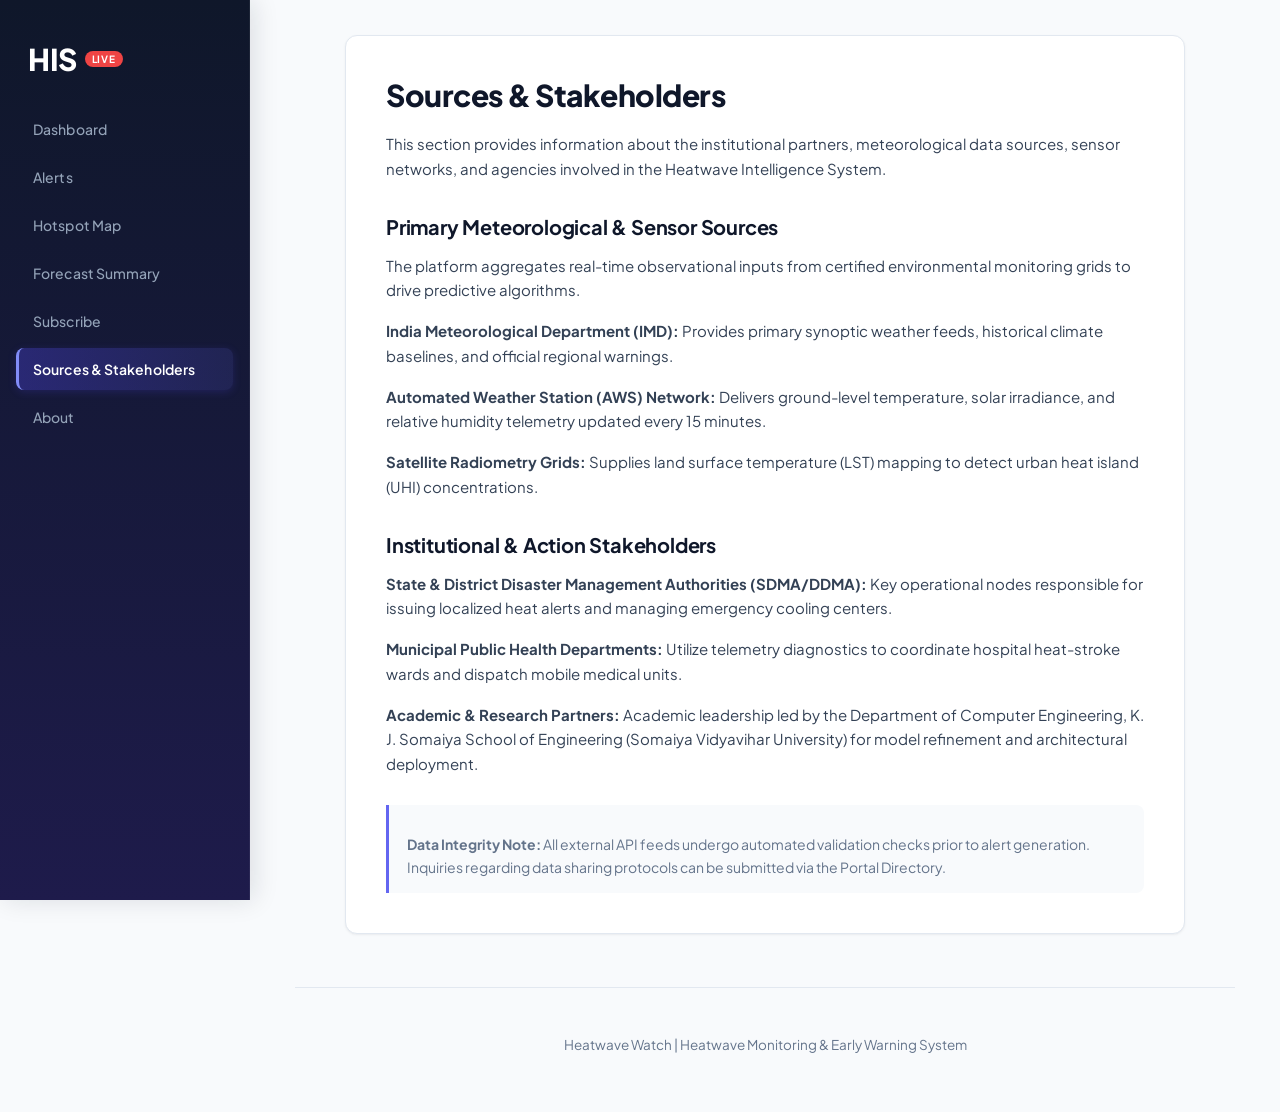
<file: sources.html>
<!DOCTYPE html>
<html lang="en">
<head>
    <meta charset="UTF-8">
    <meta name="viewport" content="width=device-width, initial-scale=1">
    <title>HIS: Sources & Stakeholders</title>
    <link rel="preconnect" href="https://fonts.googleapis.com">
    <link rel="preconnect" href="https://fonts.gstatic.com" crossorigin>
    <link href="https://fonts.googleapis.com/css2?family=Plus+Jakarta+Sans:wght@400;500;600;700;800&display=swap" rel="stylesheet">
    <link rel="stylesheet" href="style.css">
</head>

<body>

    <div class="sidebar">

        <h2>HIS</h2>
        <a href="index.html">Dashboard</a>
        <a href="alerts.html">Alerts</a>
        <a href="hotspot.html">Hotspot Map</a>
        <a href="forecast.html">Forecast Summary</a>
        <a href="subscribe.html">Subscribe</a>
        <a href="sources.html" class="active">Sources & Stakeholders</a>
        <a href="about.html">About</a>

    </div>

    <div class="main">

        <div class="about-container">

            <h1>Sources & Stakeholders</h1>

            <p>
                This section provides information about the institutional
                partners, meteorological data sources, sensor networks, and
                agencies involved in the Heatwave Intelligence System.
            </p>

            <h2>Primary Meteorological & Sensor Sources</h2>

            <p>
                The platform aggregates real-time observational inputs from
                certified environmental monitoring grids to drive predictive
                algorithms.
            </p>

            <p>
                <b>India Meteorological Department (IMD):</b>
                Provides primary synoptic weather feeds, historical climate
                baselines, and official regional warnings.
            </p>

            <p>
                <b>Automated Weather Station (AWS) Network:</b>
                Delivers ground-level temperature, solar irradiance, and
                relative humidity telemetry updated every 15 minutes.
            </p>

            <p>
                <b>Satellite Radiometry Grids:</b>
                Supplies land surface temperature (LST) mapping to detect
                urban heat island (UHI) concentrations.
            </p>

            <h2>Institutional & Action Stakeholders</h2>

            <p>
                <b>State & District Disaster Management Authorities
                (SDMA/DDMA):</b>
                Key operational nodes responsible for issuing localized heat
                alerts and managing emergency cooling centers.
            </p>

            <p>
                <b>Municipal Public Health Departments:</b>
                Utilize telemetry diagnostics to coordinate hospital
                heat-stroke wards and dispatch mobile medical units.
            </p>

            <p>
                <b>Academic & Research Partners:</b>
                Academic leadership led by the Department of Computer
                Engineering, K. J. Somaiya School of Engineering
                (Somaiya Vidyavihar University) for model refinement and
                architectural deployment.
            </p>

            <div class="data-note">

                <p>
                    <b>Data Integrity Note:</b>
                    All external API feeds undergo automated validation checks
                    prior to alert generation. Inquiries regarding data sharing
                    protocols can be submitted via the Portal Directory.
                </p>

            </div>

        </div>
        <br>

        <hr>
        <p class="footer-text" align="center">
            Heatwave Watch | Heatwave Monitoring & Early Warning System
        </p>
    </div>

</body>
</html>
</file>
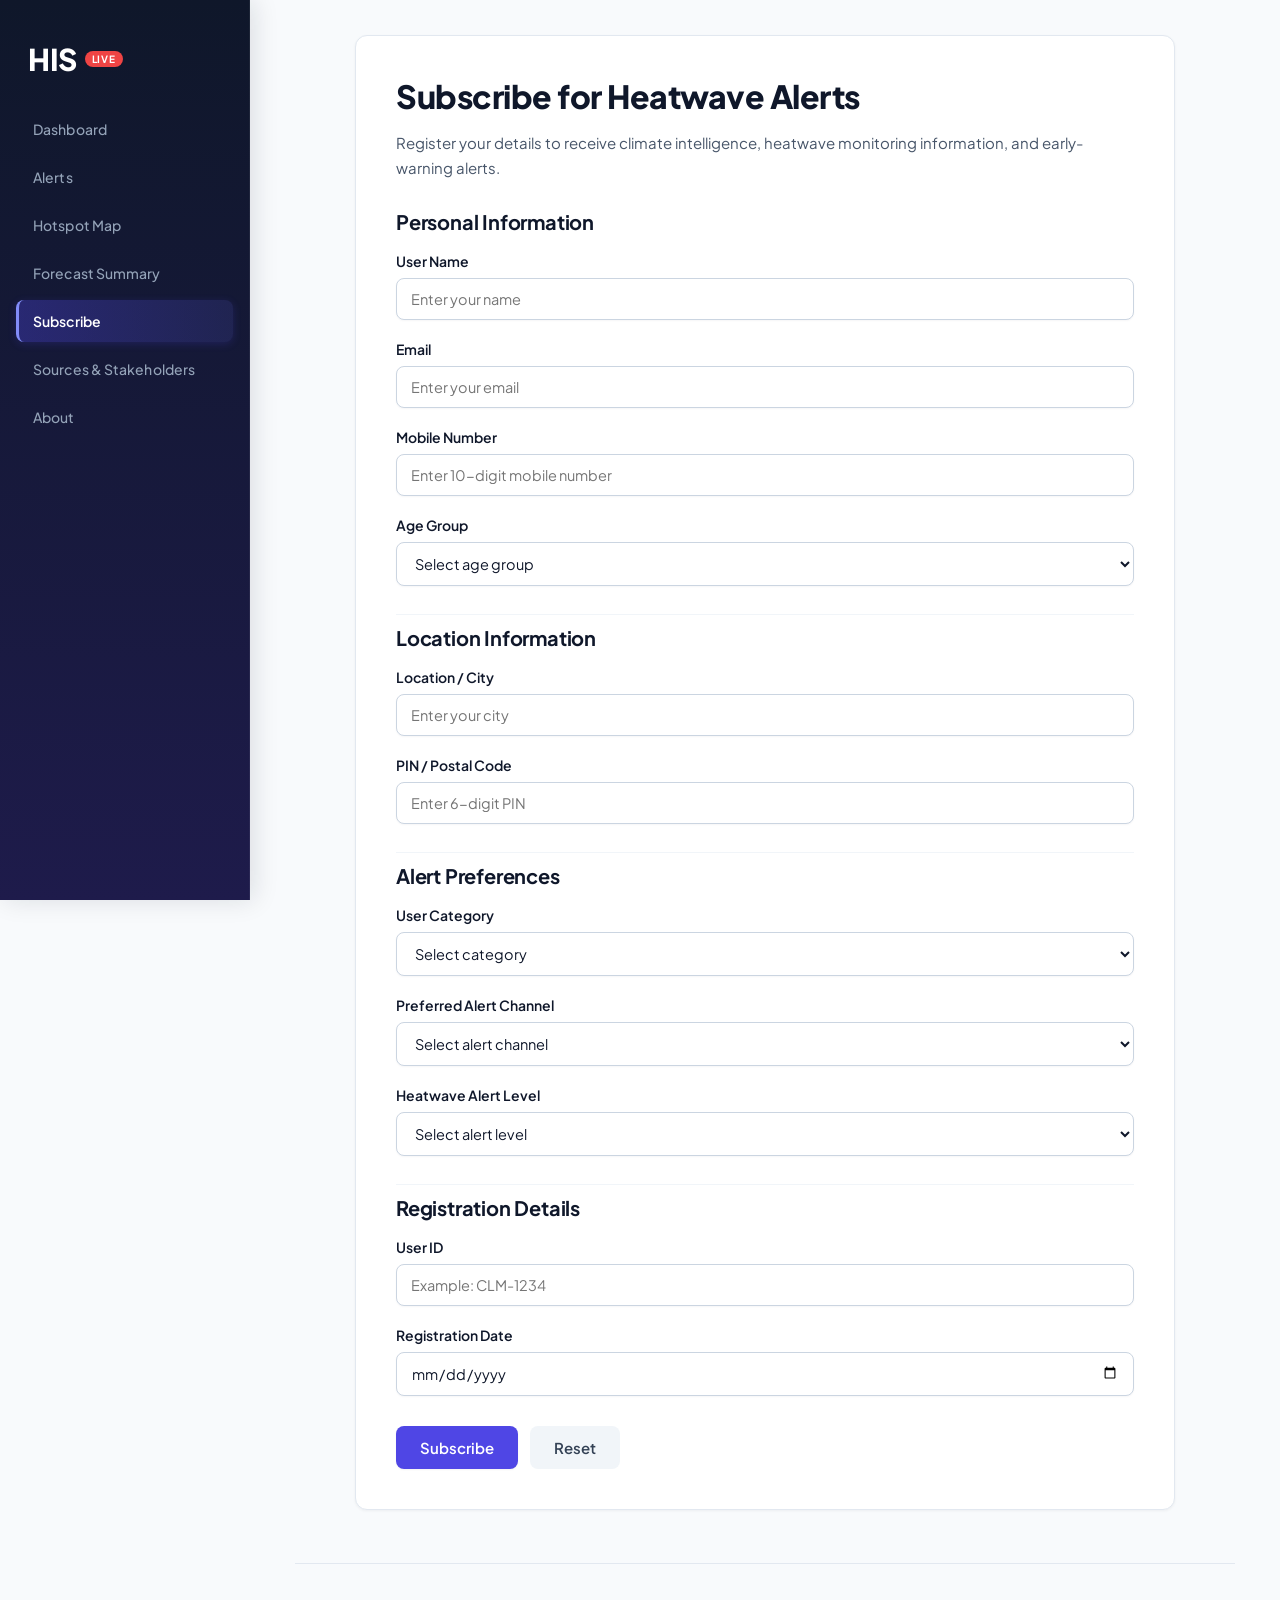
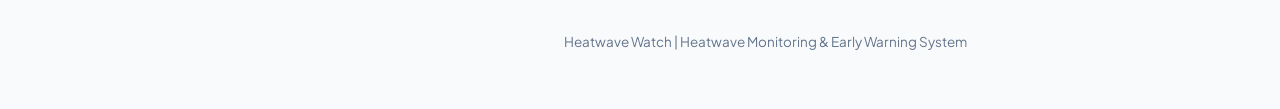
<file: subscribe.html>
<!DOCTYPE html>
<html lang="en">
<head>
    <meta charset="UTF-8">
    <meta name="viewport" content="width=device-width, initial-scale=1">
    <link rel="preconnect" href="https://fonts.googleapis.com">
    <link rel="preconnect" href="https://fonts.gstatic.com" crossorigin>
    <link href="https://fonts.googleapis.com/css2?family=Plus+Jakarta+Sans:wght@400;500;600;700;800&display=swap" rel="stylesheet">
    <link rel="stylesheet" href="style.css">
    <title>HIS: Subscribe</title>

    <style>

        /* Subscribe container */

        .vyom-subscribe-container {
            max-width: 820px;
            margin: auto;
            background-color: #ffffff;
            padding: 40px;
            border-radius: 12px;
            border: 1px solid #e2e8f0;
            box-shadow: 0 1px 3px 0 rgba(15, 23, 42, 0.05);
        }

        .vyom-subscribe-container h1 {
            color: #0f172a;
            font-size: 32px;
            font-weight: 800;
            letter-spacing: -0.5px;
            margin-top: 0;
            margin-bottom: 12px;
        }

        .vyom-subscribe-container p {
            color: #475569;
            margin-bottom: 24px;
            line-height: 1.65;
            font-size: 15px;
        }

        /* Form sections */

        .vyom-form-section {
            margin-top: 28px;
            margin-bottom: 28px;
            padding-top: 10px;
            border-top: 1px solid #f1f5f9;
        }

        .vyom-form-section:first-of-type {
            border-top: none;
            padding-top: 0;
        }

        .vyom-form-section h2 {
            color: #0f172a;
            font-size: 20px;
            font-weight: 700;
            letter-spacing: -0.2px;
            margin-top: 0;
            margin-bottom: 18px;
        }

        /* Form labels */

        .vyom-form-group {
            margin-bottom: 20px;
        }

        .vyom-form-group label {
            display: block;
            margin-bottom: 8px;
            font-size: 14px;
            font-weight: 600;
            color: #0f172a;
        }

        /* Input fields */

        .vyom-form-group input,
        .vyom-form-group select {
            width: 100%;
            padding: 11px 14px;
            border: 1px solid #cbd5e1;
            border-radius: 8px;
            font-family: inherit;
            font-size: 14.5px;
            color: #0f172a;
            background-color: #ffffff;
            box-shadow: 0 1px 2px 0 rgba(15, 23, 42, 0.04);
            transition: border-color 0.15s ease, box-shadow 0.15s ease;
            box-sizing: border-box;
        }

        .vyom-form-group input:focus,
        .vyom-form-group select:focus {
            outline: none;
            border-color: #6366f1;
            box-shadow: 0 0 0 3px rgba(99, 102, 241, 0.2);
        }

        /* Buttons */

        .vyom-button-group {
            margin-top: 30px;
            display: flex;
            gap: 12px;
        }

        .vyom-button-group button {
            padding: 12px 24px;
            border: none;
            border-radius: 8px;
            font-family: inherit;
            font-size: 15px;
            font-weight: 600;
            cursor: pointer;
            transition: all 0.2s ease;
        }

        .vyom-submit-button {
            background-color: #4f46e5;
            color: white;
            box-shadow: 0 1px 2px 0 rgba(0, 0, 0, 0.05);
        }

        .vyom-reset-button {
            background-color: #f1f5f9;
            color: #334155;
            border: 1px solid #e2e8f0;
        }

        .vyom-submit-button:hover {
            background-color: #4338ca;
            transform: translateY(-1px);
            box-shadow: 0 4px 12px rgba(79, 70, 229, 0.25);
        }

        .vyom-reset-button:hover {
            background-color: #e2e8f0;
            color: #0f172a;
        }

        /* Mobile */

        @media (max-width: 760px) {

            .vyom-sidebar {
                position: relative;
                width: 100%;
                height: auto;
            }

            .vyom-sidebar a {
                display: inline-block;
            }

            .vyom-main {
                margin-left: 0;
                padding: 20px;
            }

            .vyom-subscribe-container {
                padding: 25px;
            }

        }

    </style>
</head>

<body>

    <div class="sidebar">
        <h2>HIS</h2>
        <a href="index.html">Dashboard</a>
        <a href="alerts.html">Alerts</a>
        <a href="hotspot.html">Hotspot Map</a>
        <a href="forecast.html">Forecast Summary</a>
        <a href="subscribe.html" class="active">Subscribe</a>
        <a href="sources.html">Sources &amp; Stakeholders</a>
        <a href="about.html">About</a>

</div>

    <div class="main">

        <div class="vyom-subscribe-container">

            <h1>Subscribe for Heatwave Alerts</h1>

            <p>
                Register your details to receive climate intelligence,
                heatwave monitoring information, and early-warning alerts.
            </p>

            <form id="vyom-subscribe-form">

                <div class="vyom-form-section">

                    <h2>Personal Information</h2>

                    <div class="vyom-form-group">
                        <label for="userName">User Name</label>
                        <input type="text" id="userName" placeholder="Enter your name">
                    </div>

                    <div class="vyom-form-group">
                        <label for="email">Email</label>
                        <input type="text" id="email" placeholder="Enter your email">
                    </div>

                    <div class="vyom-form-group">
                        <label for="mobile">Mobile Number</label>
                        <input type="text" id="mobile" placeholder="Enter 10-digit mobile number">
                    </div>

                    <div class="vyom-form-group">
                        <label for="ageGroup">Age Group</label>

                        <select id="ageGroup">
                            <option value="">Select age group</option>
                            <option value="Below 18">Below 18</option>
                            <option value="18-30">18-30</option>
                            <option value="31-50">31-50</option>
                            <option value="51-65">51-65</option>
                            <option value="Above 65">Above 65</option>
                        </select>

                    </div>

                </div>


                <div class="vyom-form-section">

                    <h2>Location Information</h2>

                    <div class="vyom-form-group">

                        <label for="location">Location / City</label>

                        <input
                            type="text"
                            id="location"
                            placeholder="Enter your city"
                        >

                    </div>

                    <div class="vyom-form-group">

                        <label for="pin">PIN / Postal Code</label>

                        <input
                            type="text"
                            id="pin"
                            placeholder="Enter 6-digit PIN"
                        >

                    </div>

                </div>


                <div class="vyom-form-section">

                    <h2>Alert Preferences</h2>

                    <div class="vyom-form-group">

                        <label for="category">User Category</label>

                        <select id="category">

                            <option value="">Select category</option>
                            <option value="Citizen">Citizen</option>
                            <option value="Student">Student</option>
                            <option value="Healthcare Worker">Healthcare Worker</option>
                            <option value="Farmer">Farmer</option>
                            <option value="Disaster Management">Disaster Management</option>

                        </select>

                    </div>


                    <div class="vyom-form-group">

                        <label for="channel">Preferred Alert Channel</label>

                        <select id="channel">

                            <option value="">Select alert channel</option>
                            <option value="SMS">SMS</option>
                            <option value="Email">Email</option>
                            <option value="SMS and Email">SMS and Email</option>

                        </select>

                    </div>


                    <div class="vyom-form-group">

                        <label for="alertLevel">Heatwave Alert Level</label>

                        <select id="alertLevel">

                            <option value="">Select alert level</option>
                            <option value="Watch">Watch - 37°C+</option>
                            <option value="Heatwave">Heatwave - 40°C+</option>
                            <option value="Severe">Severe Heatwave - 45°C+</option>

                        </select>

                    </div>

                </div>


                <div class="vyom-form-section">

                    <h2>Registration Details</h2>

                    <div class="vyom-form-group">

                        <label for="userId">User ID</label>

                        <input
                            type="text"
                            id="userId"
                            placeholder="Example: CLM-1234"
                        >

                    </div>


                    <div class="vyom-form-group">

                        <label for="registrationDate">Registration Date</label>

                        <input
                            type="date"
                            id="registrationDate"
                        >

                    </div>

                </div>


                <div class="vyom-button-group">

                    <button
                        type="submit"
                        class="vyom-submit-button">
                        Subscribe
                    </button>

                    <button
                        type="reset"
                        class="vyom-reset-button">
                        Reset
                    </button>

                </div>

            </form>

        </div>

        <br>
        <hr>
        <br>
        <p class="footer-text" align="center">
                Heatwave Watch | Heatwave Monitoring & Early Warning System
        </p>
    </div>


    <script>

        document.getElementById("vyom-subscribe-form").addEventListener("submit", function(event) {

            event.preventDefault();

            let name = document.getElementById("userName").value.trim();
            let email = document.getElementById("email").value.trim();
            let mobile = document.getElementById("mobile").value.trim();
            let ageGroup = document.getElementById("ageGroup").value;

            let location = document.getElementById("location").value.trim();
            let pin = document.getElementById("pin").value.trim();

            let category = document.getElementById("category").value;
            let channel = document.getElementById("channel").value;
            let alertLevel = document.getElementById("alertLevel").value;

            let userId = document.getElementById("userId").value.trim();
            let registrationDate = document.getElementById("registrationDate").value;


            if (name === "") {
                alert("Please enter your name.");
                return;
            }

            if (!/^[A-Za-z ]+$/.test(name)) {
                alert("Name should contain only letters.");
                return;
            }

            if (email === "") {
                alert("Please enter your email.");
                return;
            }

            if (!/^[^ ]+@[^ ]+\.[a-z]{2,3}$/.test(email)) {
                alert("Please enter a valid email address.");
                return;
            }

            if (!/^[0-9]{10}$/.test(mobile)) {
                alert("Mobile number must contain exactly 10 digits.");
                return;
            }

            if (ageGroup === "") {
                alert("Please select your age group.");
                return;
            }

            if (location === "") {
                alert("Please enter your location.");
                return;
            }

            if (!/^[0-9]{6}$/.test(pin)) {
                alert("PIN code must contain exactly 6 digits.");
                return;
            }

            if (category === "") {
                alert("Please select your user category.");
                return;
            }

            if (channel === "") {
                alert("Please select your preferred alert channel.");
                return;
            }

            if (alertLevel === "") {
                alert("Please select a heatwave alert level.");
                return;
            }

            if (!/^CLM-[0-9]{4}$/.test(userId)) {
                alert("User ID must be in the format CLM-1234.");
                return;
            }

            if (registrationDate === "") {
                alert("Please select the registration date.");
                return;
            }

            let today = new Date().toISOString().split("T")[0];

            if (registrationDate > today) {
                alert("Registration date cannot be a future date.");
                return;
            }

            alert(
                "Registration Successful!\n\n" +
                "You are registered for Climate Intelligence " +
                "Heatwave Monitoring and Early-Warning Alerts."
            );

            document.getElementById("vyom-subscribe-form").reset();

        });

    </script>

    

</body>
</html>
</file>
<file: dashboard.css>
:root {
    --ink: #0f172a;
    --paper: #f8fafc;
    --card: #ffffff;
    --line: #e2e8f0;
    --muted: #64748b;
    --accent: #ef4444;
    --primary: #4f46e5;
    --primary-hover: #4338ca;

    --l0: #10b981;
    --l1: #f59e0b;
    --l2: #f97316;
    --l3: #ef4444;
}

h3 {
    font-family: 'Plus Jakarta Sans', -apple-system, BlinkMacSystemFont, 'Segoe UI', Roboto, sans-serif;
    color: var(--ink);
    line-height: 1.25;
}

hr {
    border: 0;
    border-top: 1px solid var(--line);
    margin: 32px 0;
}

.section {
    margin-bottom: 45px;
}

.muted {
    color: var(--muted);
    font-size: 0.95rem;
    margin-bottom: 20px;
    line-height: 1.5;
}

.legend {
    display: flex;
    gap: 10px;
    flex-wrap: wrap;
    margin-top: 15px;
}

.badge {
    display: inline-flex;
    align-items: center;
    color: white;
    padding: 4px 12px;
    border-radius: 9999px;
    font-size: 0.8rem;
    font-weight: 700;
    letter-spacing: 0.3px;
    box-shadow: 0 1px 2px 0 rgba(0, 0, 0, 0.05);
}

.l0 {
    background-color: var(--l0);
}

.l1 {
    background-color: var(--l1);
}

.l2 {
    background-color: var(--l2);
}

.l3 {
    background-color: var(--l3);
}

.tablewrap {
    overflow-x: auto;
    background-color: var(--card);
    border: 1px solid var(--line);
    border-radius: 12px;
    margin-top: 20px;
    box-shadow: 0 1px 3px 0 rgba(15, 23, 42, 0.05);
}

table {
    width: 100%;
    border-collapse: collapse;
    background-color: var(--card);
}

th,
td {
    padding: 14px 18px;
    border-bottom: 1px solid var(--line);
    text-align: left;
}

th {
    background-color: #f8fafc;
    color: var(--ink);
    font-weight: 700;
    font-size: 0.88rem;
    letter-spacing: 0.2px;
}

th.sort {
    cursor: pointer;
    user-select: none;
    transition: background-color 0.15s ease, color 0.15s ease;
}

th.sort:hover {
    background-color: #f1f5f9;
    color: #0f172a;
}

tr:last-child td {
    border-bottom: none;
}

tbody tr {
    transition: background-color 0.15s ease;
}

tbody tr:hover {
    background-color: #f8fafc;
}

.bars {
    width: 100%;
    background-color: var(--card);
    border: 1px solid var(--line);
    border-radius: 12px;
    padding: 22px;
    margin-top: 20px;
    box-shadow: 0 1px 3px 0 rgba(15, 23, 42, 0.05);
}

.bars div.bar {
    display: flex;
    align-items: center;
    gap: 10px;
    margin: 14px 0;
}

.bars span.fill {
    height: 22px;
    border-radius: 4px;
    display: block;
}

.footer-text {
    text-align: center;
    color: var(--muted);
    margin-top: 25px;
    font-size: 0.9rem;
}

:focus-visible {
    outline: 2px solid #6366f1;
    outline-offset: 2px;
}

/*-------------------------------------------*/
/* Metrics Cards Grid */
.metrics-grid {
    display: grid;
    grid-template-columns: repeat(auto-fit, minmax(220px, 1fr));
    gap: 20px;
    margin-top: 18px;
}

.metric-card {
    background-color: var(--card);
    border: 1px solid var(--line);
    border-radius: 12px;
    padding: 22px;
    box-shadow: 0 1px 3px 0 rgba(15, 23, 42, 0.05);
    transition: transform 0.2s ease, box-shadow 0.2s ease, border-color 0.2s ease;
}

.metric-card:hover {
    transform: translateY(-2px);
    box-shadow: 0 10px 15px -3px rgba(15, 23, 42, 0.08), 0 4px 6px -4px rgba(15, 23, 42, 0.04);
    border-color: #cbd5e1;
}

.metric-card .label {
    font-size: 0.75rem;
    font-weight: 700;
    text-transform: uppercase;
    color: var(--muted);
    letter-spacing: 0.6px;
    margin-bottom: 12px;
}

.metric-card .value {
    font-size: 2rem;
    font-weight: 800;
    color: var(--ink);
    letter-spacing: -0.5px;
    margin-bottom: 8px;
}

.metric-card .value.alert {
    color: var(--accent);
}

.metric-card .subtext {
    font-size: 0.85rem;
    color: var(--muted);
    font-weight: 500;
}

.metric-card .subtext.alert {
    color: var(--accent);
    font-weight: 600;
}

/* Action Protocols Grid */
.protocols-grid {
    display: grid;
    grid-template-columns: repeat(auto-fit, minmax(320px, 1fr));
    gap: 20px;
    margin-top: 18px;
}

.protocol-card {
    background-color: var(--card);
    border: 1px solid var(--line);
    border-radius: 12px;
    padding: 24px;
    box-shadow: 0 1px 3px 0 rgba(15, 23, 42, 0.05);
    transition: transform 0.2s ease, box-shadow 0.2s ease, border-color 0.2s ease;
}

.protocol-card:hover {
    transform: translateY(-2px);
    box-shadow: 0 10px 15px -3px rgba(15, 23, 42, 0.08), 0 4px 6px -4px rgba(15, 23, 42, 0.04);
    border-color: #cbd5e1;
}

.protocol-card h3 {
    font-size: 1.15rem;
    font-weight: 700;
    letter-spacing: -0.2px;
    margin-top: 0;
    margin-bottom: 12px;
}

.protocol-card p {
    font-size: 0.92rem;
    color: #475569;
    line-height: 1.6;
    margin-bottom: 18px;
}

.protocol-card a {
    color: #2563eb;
    text-decoration: none;
    font-weight: 600;
    font-size: 0.92rem;
    transition: color 0.15s ease;
}

.protocol-card a:hover {
    color: #1d4ed8;
    text-decoration: underline;
}
</file>
<file: style.css>
/* =========================================================
   HIS Design System: Modern Climate Slate & Indigo Theme
   ========================================================= */

/* Import Google Font */
@import url('https://fonts.googleapis.com/css2?family=Plus+Jakarta+Sans:wght@400;500;600;700;800&display=swap');

/* Base Reset & Typography */
* {
    box-sizing: border-box;
}

body {
    margin: 0;
    padding: 0;
    font-family: 'Plus Jakarta Sans', -apple-system, BlinkMacSystemFont, 'Segoe UI', Roboto, sans-serif;
    color: #0f172a;
    background-color: #f8fafc;
    -webkit-font-smoothing: antialiased;
    -moz-osx-font-smoothing: grayscale;
}

/* Sidebar */
.sidebar {
    position: fixed;
    left: 0;
    top: 0;
    width: 250px;
    height: 100vh;
    box-sizing: border-box;
    font-family: 'Plus Jakarta Sans', -apple-system, BlinkMacSystemFont, 'Segoe UI', Roboto, sans-serif;
    background: linear-gradient(180deg, #0f172a 0%, #1e1b4b 100%);
    padding: 40px 16px;
    box-shadow: 4px 0 24px rgba(15, 23, 42, 0.12);
    border-right: 1px solid rgba(255, 255, 255, 0.06);
    overflow-y: auto;
    z-index: 100;
}

/* Menu heading */
.sidebar h2 {
    color: #ffffff;
    margin-top: 0;
    margin-bottom: 30px;
    padding-left: 12px;
    font-size: 30px;
    font-weight: 800;
    letter-spacing: -0.5px;
    display: flex;
    align-items: center;
    gap: 8px;
}

.sidebar h2::after {
    content: "LIVE";
    display: inline-block;
    font-size: 10px;
    font-weight: 700;
    letter-spacing: 0.8px;
    background-color: #ef4444;
    color: white;
    padding: 2px 7px;
    border-radius: 999px;
    vertical-align: middle;
}

/* Menu options */
.sidebar a {
    display: flex;
    align-items: center;
    color: #94a3b8;
    text-decoration: none;
    padding: 12px 14px;
    margin: 6px 0;
    border-radius: 8px;
    font-size: 14px;
    font-weight: 500;
    letter-spacing: 0.1px;
    border-left: 3px solid transparent;
    transition: 
        background-color 0.2s ease,
        color 0.2s ease,
        transform 0.2s ease,
        border-color 0.2s ease;
}

/* Hover effect */
.sidebar a:hover {
    background-color: rgba(255, 255, 255, 0.08);
    color: #ffffff;
    transform: translateX(4px);
}

/* Currently selected option */
.sidebar a.active {
    background: linear-gradient(90deg, rgba(79, 70, 229, 0.35) 0%, rgba(99, 102, 241, 0.15) 100%);
    color: #ffffff;
    font-weight: 600;
    border-left: 3px solid #818cf8;
    box-shadow: 0 2px 8px rgba(79, 70, 229, 0.2);
}

/* Main Content Area */
.main {
    color: #0f172a;
    background-color: #f8fafc;
    font-family: 'Plus Jakarta Sans', -apple-system, BlinkMacSystemFont, 'Segoe UI', Roboto, sans-serif;
    margin-left: 250px;
    padding: 35px 45px;
    min-height: 100vh;
}

.main h1 {
    color: #0f172a;
    font-size: 32px;
    font-weight: 800;
    letter-spacing: -0.5px;
    margin-top: 0;
    margin-bottom: 8px;
}

.main h2 {
    color: #0f172a;
    font-size: 22px;
    font-weight: 700;
    letter-spacing: -0.3px;
    margin-top: 0;
    margin-bottom: 12px;
}

.main hr {
    border: 0;
    border-top: 1px solid #e2e8f0;
    margin: 32px 0;
}

.about-container {
    max-width: 840px;
    margin: auto;
    background-color: #ffffff;
    padding: 40px;
    border-radius: 12px;
    border: 1px solid #e2e8f0;
    box-shadow: 0 1px 3px 0 rgba(15, 23, 42, 0.05), 0 1px 2px -1px rgba(15, 23, 42, 0.05);
}

/* Main heading */
.about-container h1 {
    color: #0f172a;
    font-size: 30px;
    font-weight: 800;
    letter-spacing: -0.5px;
    margin-top: 0;
    margin-bottom: 18px;
}

/* Section headings */
.about-container h2 {
    color: #0f172a;
    font-size: 20px;
    font-weight: 700;
    letter-spacing: -0.2px;
    margin-top: 32px;
    margin-bottom: 12px;
}

/* Paragraphs */
.about-container p {
    color: #334155;
    margin-bottom: 16px;
    line-height: 1.65;
    font-size: 15px;
}

/* Lists */
.about-container ul,
.about-container ol {
    margin-left: 20px;
    margin-bottom: 20px;
    color: #334155;
    line-height: 1.65;
    font-size: 15px;
}

.about-container li {
    margin-bottom: 8px;
}

/* Code */
.about-container code {
    background-color: #f1f5f9;
    color: #0f172a;
    padding: 3px 7px;
    border-radius: 5px;
    font-family: Consolas, 'SF Mono', monospace;
    font-size: 13.5px;
    border: 1px solid #e2e8f0;
}

/* Muted text */
.about-muted {
    color: #64748b;
    font-style: italic;
}

.data-note {
    margin-top: 28px;
    border-left: 3px solid #6366f1;
    background-color: #f8fafc;
    padding: 14px 18px;
    border-radius: 0 8px 8px 0;
}

.data-note p {
    color: #64748b;
    font-size: 14px;
    margin-bottom: 0;
}

/* =========================================================
   Forecast Summary page
   ========================================================= */

.forecast-container {
    max-width: 950px;
    margin: auto;
}

/* Page heading */
.forecast-container h1 {
    color: #0f172a;
    font-size: 32px;
    font-weight: 800;
    letter-spacing: -0.5px;
    margin-top: 0;
    margin-bottom: 8px;
}

/* "Summary" heading */
.forecast-container h2 {
    color: #0f172a;
    font-size: 22px;
    font-weight: 700;
    letter-spacing: -0.3px;
    margin-top: 36px;
    margin-bottom: 14px;
}

/* Small grey line under the heading */
.forecast-intro {
    color: #64748b;
    font-size: 15px;
    margin-bottom: 24px;
    line-height: 1.5;
}

/* Region dropdown */
.forecast-label {
    display: block;
    color: #0f172a;
    font-size: 14px;
    font-weight: 600;
    margin-bottom: 8px;
}

.forecast-select {
    font-family: 'Plus Jakarta Sans', -apple-system, BlinkMacSystemFont, 'Segoe UI', Roboto, sans-serif;
    font-size: 15px;
    font-weight: 500;
    color: #0f172a;
    background-color: #ffffff;
    border: 1px solid #cbd5e1;
    border-radius: 8px;
    padding: 10px 14px;
    min-width: 280px;
    max-width: 100%;
    cursor: pointer;
    box-shadow: 0 1px 2px 0 rgba(15, 23, 42, 0.05);
    transition: border-color 0.2s ease, box-shadow 0.2s ease;
}

.forecast-select:focus {
    outline: none;
    border-color: #6366f1;
    box-shadow: 0 0 0 3px rgba(99, 102, 241, 0.2);
}

/* "Covers: ..." line */
.forecast-covers {
    color: #64748b;
    font-size: 13.5px;
    margin: 12px 0 18px;
    line-height: 1.5;
}

/* Legend row */
.forecast-legend {
    display: flex;
    flex-wrap: wrap;
    gap: 10px;
    margin-bottom: 18px;
}

/* Coloured status pill (used in the legend and on each card) */
.forecast-pill {
    display: inline-flex;
    align-items: center;
    justify-content: center;
    color: white;
    font-size: 12px;
    font-weight: 700;
    letter-spacing: 0.3px;
    padding: 4px 12px;
    border-radius: 999px;
    box-shadow: 0 1px 2px 0 rgba(0, 0, 0, 0.06);
}

.level-normal   { background-color: #10b981; }
.level-watch    { background-color: #f59e0b; }
.level-warning  { background-color: #f97316; }
.level-severe   { background-color: #ef4444; }

/* Day cards */
.forecast-grid {
    display: grid;
    grid-template-columns: repeat(4, 1fr);
    gap: 16px;
}

.forecast-card {
    background-color: #ffffff;
    border: 1px solid #e2e8f0;
    border-radius: 12px;
    padding: 20px;
    box-shadow: 0 1px 3px 0 rgba(15, 23, 42, 0.05);
    transition: transform 0.2s ease, box-shadow 0.2s ease, border-color 0.2s ease;
}

.forecast-card:hover {
    transform: translateY(-2px);
    box-shadow: 0 10px 15px -3px rgba(15, 23, 42, 0.08), 0 4px 6px -4px rgba(15, 23, 42, 0.04);
    border-color: #cbd5e1;
}

.forecast-day {
    color: #64748b;
    font-size: 13px;
    font-weight: 600;
    text-transform: uppercase;
    letter-spacing: 0.5px;
    margin: 0 0 10px;
}

.forecast-temp {
    color: #0f172a;
    font-size: 30px;
    font-weight: 800;
    letter-spacing: -0.5px;
    margin: 0 0 12px;
}

/* Summary box */
.forecast-summary {
    background-color: #ffffff;
    border: 1px solid #e2e8f0;
    border-radius: 12px;
    padding: 24px;
    line-height: 1.65;
    box-shadow: 0 1px 3px 0 rgba(15, 23, 42, 0.05);
}

.forecast-summary p {
    color: #334155;
    margin: 0 0 12px;
    font-size: 15px;
}

.forecast-summary p:last-child {
    margin-bottom: 0;
}

.forecast-summary a {
    color: #2563eb;
    font-weight: 600;
    text-decoration: none;
    transition: color 0.15s ease;
}

.forecast-summary a:hover {
    color: #1d4ed8;
    text-decoration: underline;
}

/* Narrower screens: 2 cards per row instead of 4 */
@media (max-width: 900px) {
    .forecast-grid {
        grid-template-columns: repeat(2, 1fr);
    }
}

/* =========================================================
   Alerts page
   ========================================================= */

/* Row of cards: 4 across, like the dashboard */
.alerts-grid {
    display: grid;
    grid-template-columns: repeat(4, 1fr);
    gap: 20px;
}

/* White card (same look as the dashboard cards) */
.alerts-card {
    background-color: #ffffff;
    border: 1px solid #e2e8f0;
    border-radius: 12px;
    padding: 22px;
    box-shadow: 0 1px 3px 0 rgba(15, 23, 42, 0.05);
    transition: transform 0.2s ease, box-shadow 0.2s ease, border-color 0.2s ease;
}

.alerts-card:hover {
    transform: translateY(-2px);
    box-shadow: 0 10px 15px -3px rgba(15, 23, 42, 0.08), 0 4px 6px -4px rgba(15, 23, 42, 0.04);
    border-color: #cbd5e1;
}

.alerts-card h3 {
    color: #0f172a;
    font-size: 18px;
    font-weight: 700;
    letter-spacing: -0.2px;
    margin: 0 0 10px;
}

.alerts-card p {
    color: #475569;
    font-size: 14px;
    line-height: 1.6;
    margin: 0 0 12px;
}

.alerts-card p:last-child {
    margin-bottom: 0;
}

/* Links inside cards: blue and bold, like "Access Regional Forecast Table" */
.alerts-card a {
    color: #2563eb;
    font-size: 14.5px;
    font-weight: 600;
    text-decoration: none;
    transition: color 0.15s ease;
}

.alerts-card a:hover {
    color: #1d4ed8;
    text-decoration: underline;
}

/* Space between a badge and the text that follows it */
.alerts-card .badge + h3,
.alerts-card .badge + p {
    margin-top: 14px;
}

/* Small capital label, like "MAX SURFACE TEMP" on the dashboard */
.alerts-card .alerts-label {
    color: #64748b;
    font-size: 11.5px;
    letter-spacing: 0.6px;
    text-transform: uppercase;
    font-weight: 700;
    margin-bottom: 6px;
}

/* Big temperature number */
.alerts-card .alerts-temp {
    color: #0f172a;
    font-size: 30px;
    font-weight: 800;
    letter-spacing: -0.5px;
    line-height: 1.2;
    margin-bottom: 12px;
}

/* Safety advice list */
.alerts-list {
    margin: 0;
    padding-left: 20px;
}

.alerts-list li {
    color: #475569;
    font-size: 14px;
    line-height: 1.6;
    margin-bottom: 10px;
}

.alerts-list li:last-child {
    margin-bottom: 0;
}

/* Footer line at the bottom of the page */
.alerts-footer,
.footer-text {
    text-align: center;
    color: #64748b;
    font-size: 13.5px;
    margin: 0;
    padding: 16px 0 24px;
}

/* Narrower screens: fewer cards per row */
@media (max-width: 1100px) {
    .alerts-grid {
        grid-template-columns: repeat(2, 1fr);
    }
}

@media (max-width: 700px) {
    .alerts-grid {
        grid-template-columns: 1fr;
    }
}

/* ---------------------------------------------------------
   Alert level colour coding
   l0 = Normal, l1 = Watch, l2 = Warning, l3 = Severe
   --------------------------------------------------------- */

/* Coloured pill */
.alerts-card .badge,
.badge {
    display: inline-flex;
    align-items: center;
    color: white;
    font-size: 12.5px;
    font-weight: 700;
    letter-spacing: 0.3px;
    padding: 4px 12px;
    border-radius: 999px;
    box-shadow: 0 1px 2px 0 rgba(0, 0, 0, 0.06);
}

.alerts-card .badge.l0,
.badge.l0 { background-color: #10b981; }

.alerts-card .badge.l1,
.badge.l1 { background-color: #f59e0b; }

.alerts-card .badge.l2,
.badge.l2 { background-color: #f97316; }

.alerts-card .badge.l3,
.badge.l3 { background-color: #ef4444; }

/* Coloured strip along the top of a card */
.alerts-card.alerts-l0 { border-top: 4px solid #10b981; }
.alerts-card.alerts-l1 { border-top: 4px solid #f59e0b; }
.alerts-card.alerts-l2 { border-top: 4px solid #f97316; }
.alerts-card.alerts-l3 { border-top: 4px solid #ef4444; }

/* Responsive layout adjustments for mobile */
@media (max-width: 768px) {
    .sidebar {
        position: relative;
        width: 100%;
        height: auto;
        padding: 20px;
    }
    .main {
        margin-left: 0;
        padding: 20px;
    }
}
</file>
